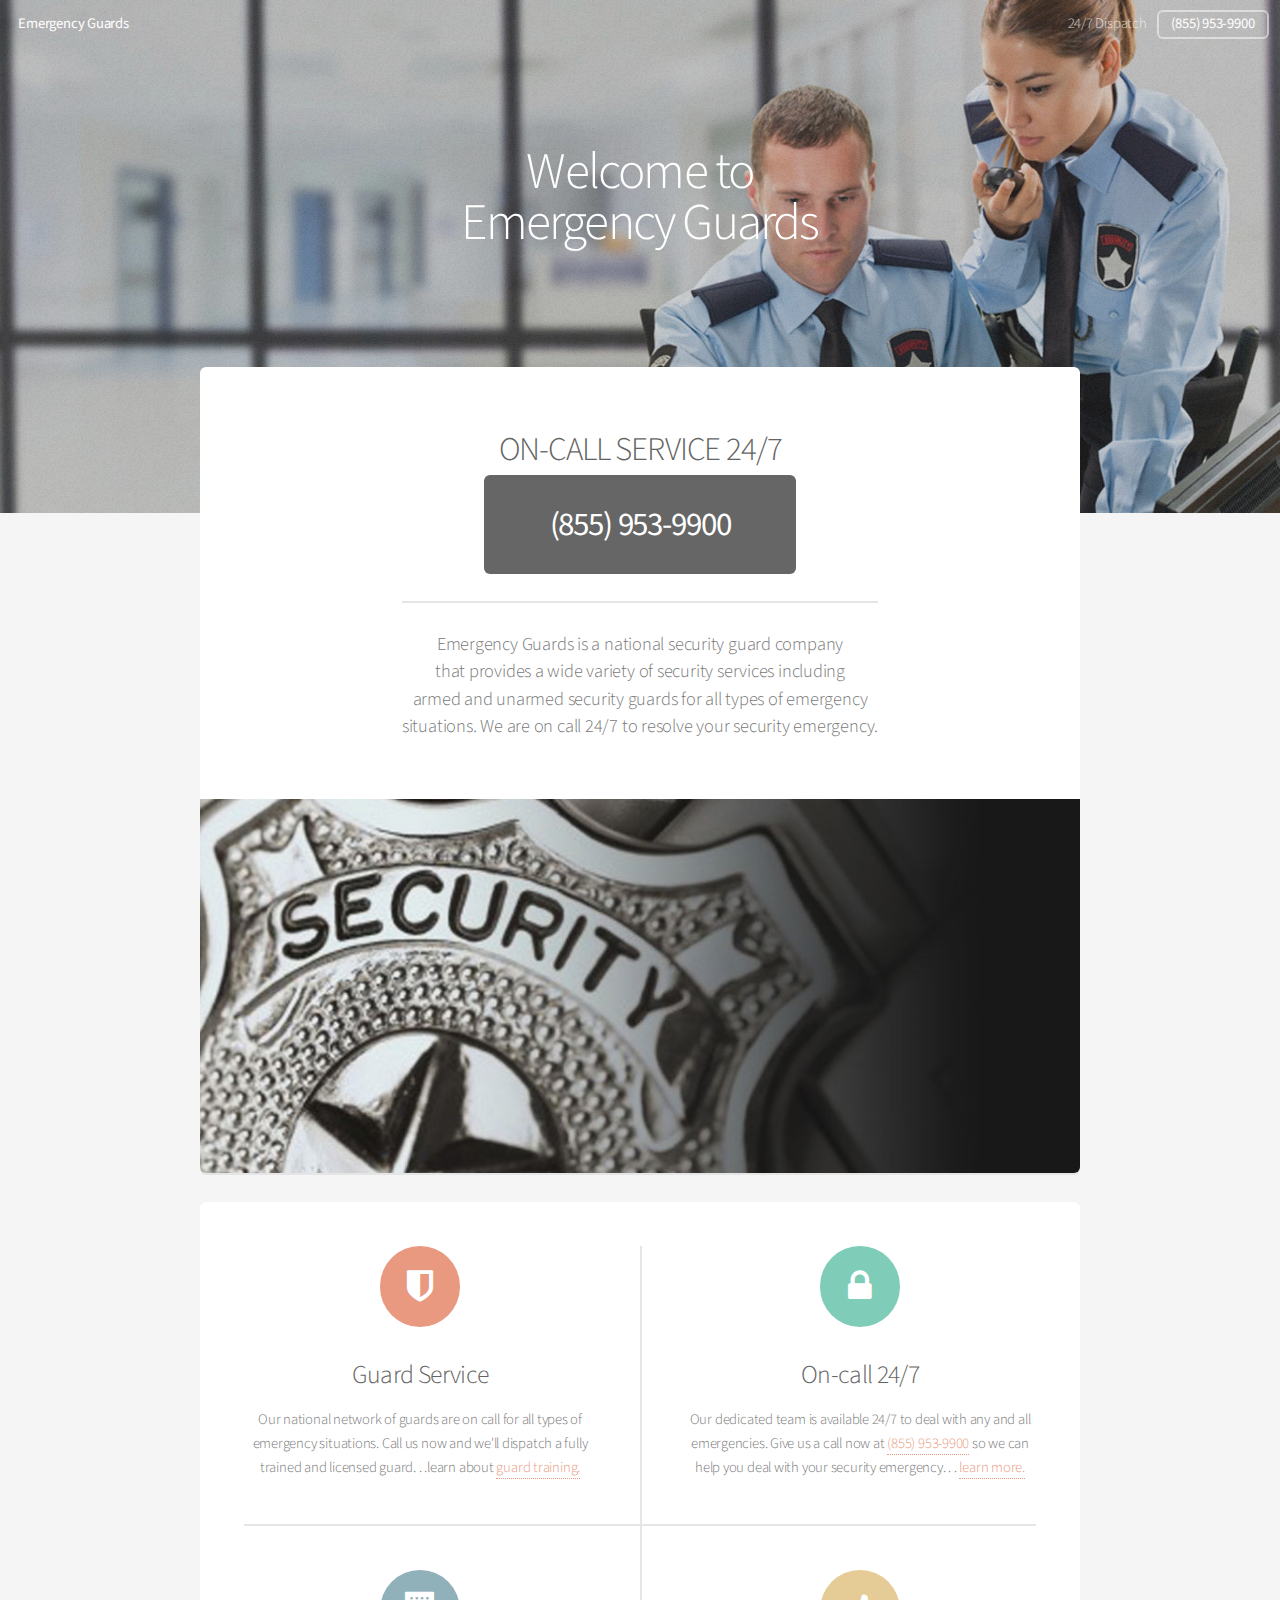
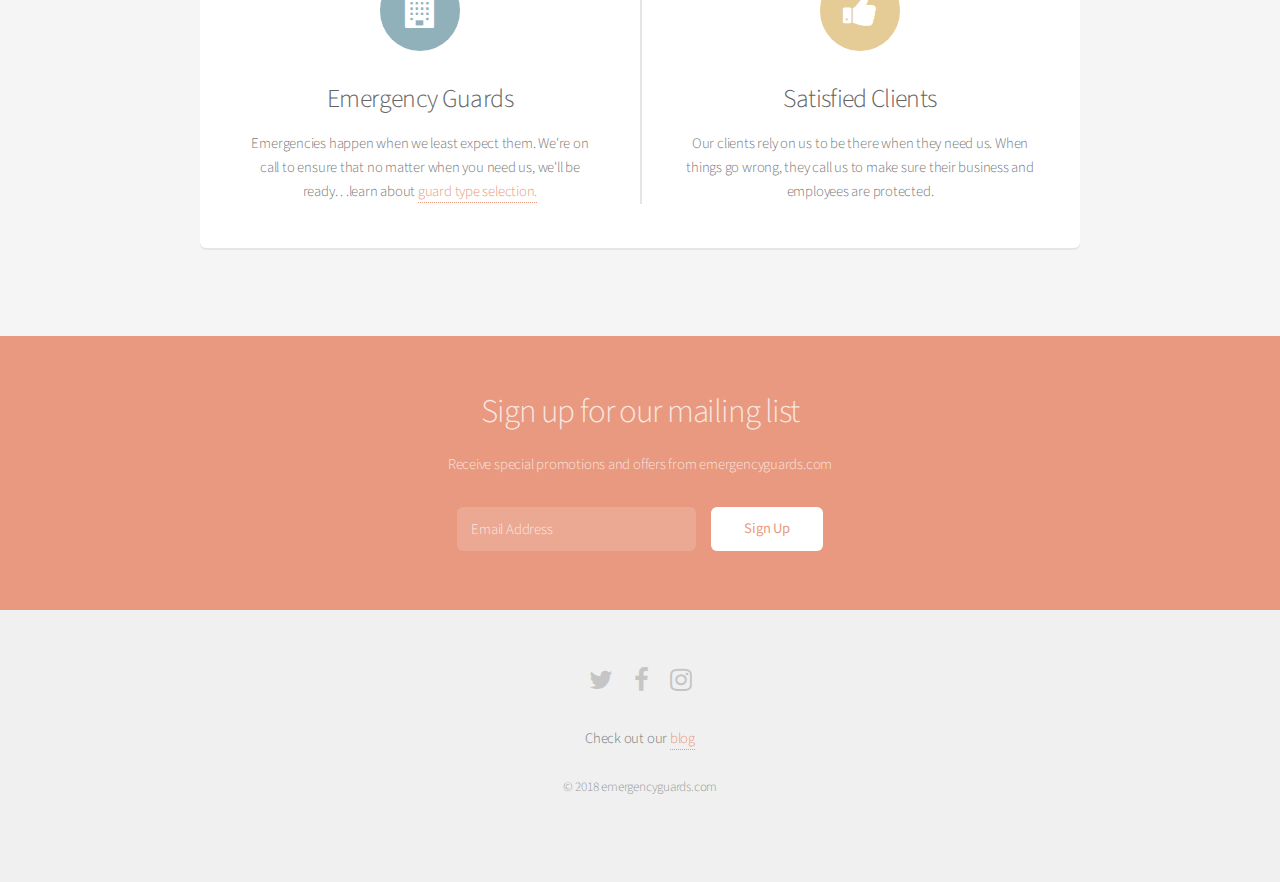
<file: index.html>
<!DOCTYPE HTML>
<html>
	<head>
		<title>Emergency Security Guards, Nationwide Coverage, on-call 24/7</title>
		<meta charset="utf-8" />
		<meta name="viewport" content="width=device-width, initial-scale=1" />
		<meta name="description" content="Emergency Guards is a security guard company that provides guard services for emergency situations.
		Contact us at (855) 953-9900 to schedule a guard today! We provide guards nationwide and work with all industries."/>
		<!--[if lte IE 8]><script src="assets/js/ie/html5shiv.js"></script><![endif]-->
		<link rel="stylesheet" href="assets/css/main.css" />
		<!--[if lte IE 8]><link rel="stylesheet" href="assets/css/ie8.css" /><![endif]-->
        <script src="https://ajax.googleapis.com/ajax/libs/jquery/3.2.1/jquery.min.js" async></script>
        <script type="text/javascript" src="main.js" async></script>
        <link rel="icon" href="./images/shield.png" />
        <script src='https://www.google.com/recaptcha/api.js'></script>
	</head>
	<body itemscope itemtype="http://schema.org/Organization" class="landing">
		<div id="page-wrapper">

			<!-- Header -->
				<header id="header" class="alt">
					<!--<img id="logo-image" src="./images/shield.png" height="25px" width="25px" />-->
					<h1 itemprop="legalname" font-weight="bold" margin-left="10px"><a href="./index.html">Emergency Guards</a></h1>
					<nav id="nav">
						<ul>
							<li>24/7 Dispatch</li>
							<li itemprop="telephone"><a  href="tel:1-855-953-9900" class="button">(855) 953-9900</a></li>
						</ul>
					</nav>
				</header>

			<!-- Banner -->
				<section id="banner">
					<h2 id="h2" >Welcome to
						<br />
						Emergency Guards</h2>
					<!-- <ul class="actions">
						<li><a href="#" class="button special">Sign Up</a></li>
						<li><a href="#" class="button">Learn More</a></li>
					</ul> -->
				</section>

			<!-- Main -->
				<section id="main" class="container">

					<section class="box special">
						<header class="major">
							<h2 id="h2" >ON-CALL SERVICE 24/7
							<br />
							  <a href="tel:1-855-953-9900" class="button">(855) 953-9900</a></h2>
							<p itemprop="description" >Emergency Guards is a national security guard company
							<br />
							 that provides a wide variety of security services including
							<br />
							 armed and unarmed security guards for all types of emergency
							<br />
							situations. We are on call 24/7 to resolve your security emergency. 
							</p>
						</header>
						<span class="image featured"><img src="images/badge.jpg" alt="" /></span>
					</section>

					<section class="box special features">
						<div class="features-row">
							<section>
								<span class="icon major fa-shield accent2"></span>
								<h3>Guard Service</h3>
								<p>Our national network of guards are on call for all types of emergency situations. 
								Call us now and we'll dispatch a fully trained and licensed guard. . .learn about <a href="./guardtraining.html"> guard training.</a>
								</p>
							</section>
							<section>
								<span class="icon major fa-lock accent3"></span>
								<h3>On-call 24/7</h3>
								<p>
								  Our dedicated team is available 24/7
								  to deal with any and all emergencies. Give us 
								  a call now at 
								  <a href="tel:1-855-953-9900">(855) 953-9900</a>
								  so we can help you deal with your security emergency. . . <a href="./oncall.html">learn more.</a> 
								</p>
							</section>
						</div>
						<div class="features-row">
							<section>
								<span class="icon major fa-building accent4"></span>
								<h3>Emergency Guards</h3>
								<p>
									Emergencies happen when we least expect them. We're on 
									call to ensure that no matter when you need us, we'll be ready. . .learn about <a href="./guardservice.html">guard type selection.</a>  
								</p>
							</section>
							<section>
								<span class="icon major fa-thumbs-up accent5"></span>
								<h3>Satisfied Clients</h3>
								<p>Our clients rely on us to be there when they need us. 
								When things go wrong, they call us to make sure their 
								business and employees are protected. 
								</p>
							</section>
						</div>
					</section>
				</section>

			<!-- CTA -->
				<section id="cta">

					<h2>Sign up for our mailing list</h2>
					<p>Receive special promotions and offers from emergencyguards.com</p>

					<form id="form" target="_blank" action="https://formspree.io/info@guardservicesusa.com" method="POST" onsubmit="">
						<div class="row uniform 50% center-form-inputs">
							<div class="8u 12u(mobilep)">
								<input type="email" name="email" id="email" placeholder="Email Address" />
							</div>
							<!--<div class="g-recaptcha" data-sitekey="6LcJ2F4UAAAAAHsHChVUqxT3lpAbwewzLRGNbs4A"></div>-->
							<div class="4u 12u(mobilep)">
								<input id="submit-button" type="submit" value="Sign Up" class="fit" />
							</div>
						</div>
					</form>

				</section>

			<!-- Footer -->
				<footer id="footer">
					<ul class="icons">
						<li><a href="#" class="icon fa-twitter"><span class="label">Twitter</span></a></li>
						<li><a href="https://www.facebook.com/GuardServiceUSA" target="_blank" class="icon fa-facebook"><span class="label">Facebook</span></a></li>
						<li><a href="#" class="icon fa-instagram"><span class="label">Instagram</span></a></li>
					</ul>
						<p>Check out our <a href="./blog.html">blog</a></p>
					<ul class="copyright">
						<li>&copy; 2018 emergencyguards.com</li>
						
					</ul>
				</footer>

		</div>

		<!-- Scripts -->
			<script src="assets/js/jquery.min.js"></script>
			<script src="assets/js/jquery.dropotron.min.js"></script>
			<script src="assets/js/jquery.scrollgress.min.js"></script>
			<script src="assets/js/skel.min.js"></script>
			<script src="assets/js/util.js"></script>
			<!--[if lte IE 8]><script src="assets/js/ie/respond.min.js"></script><![endif]-->
			<script src="assets/js/main.js"></script>

	</body>
</html>
</file>
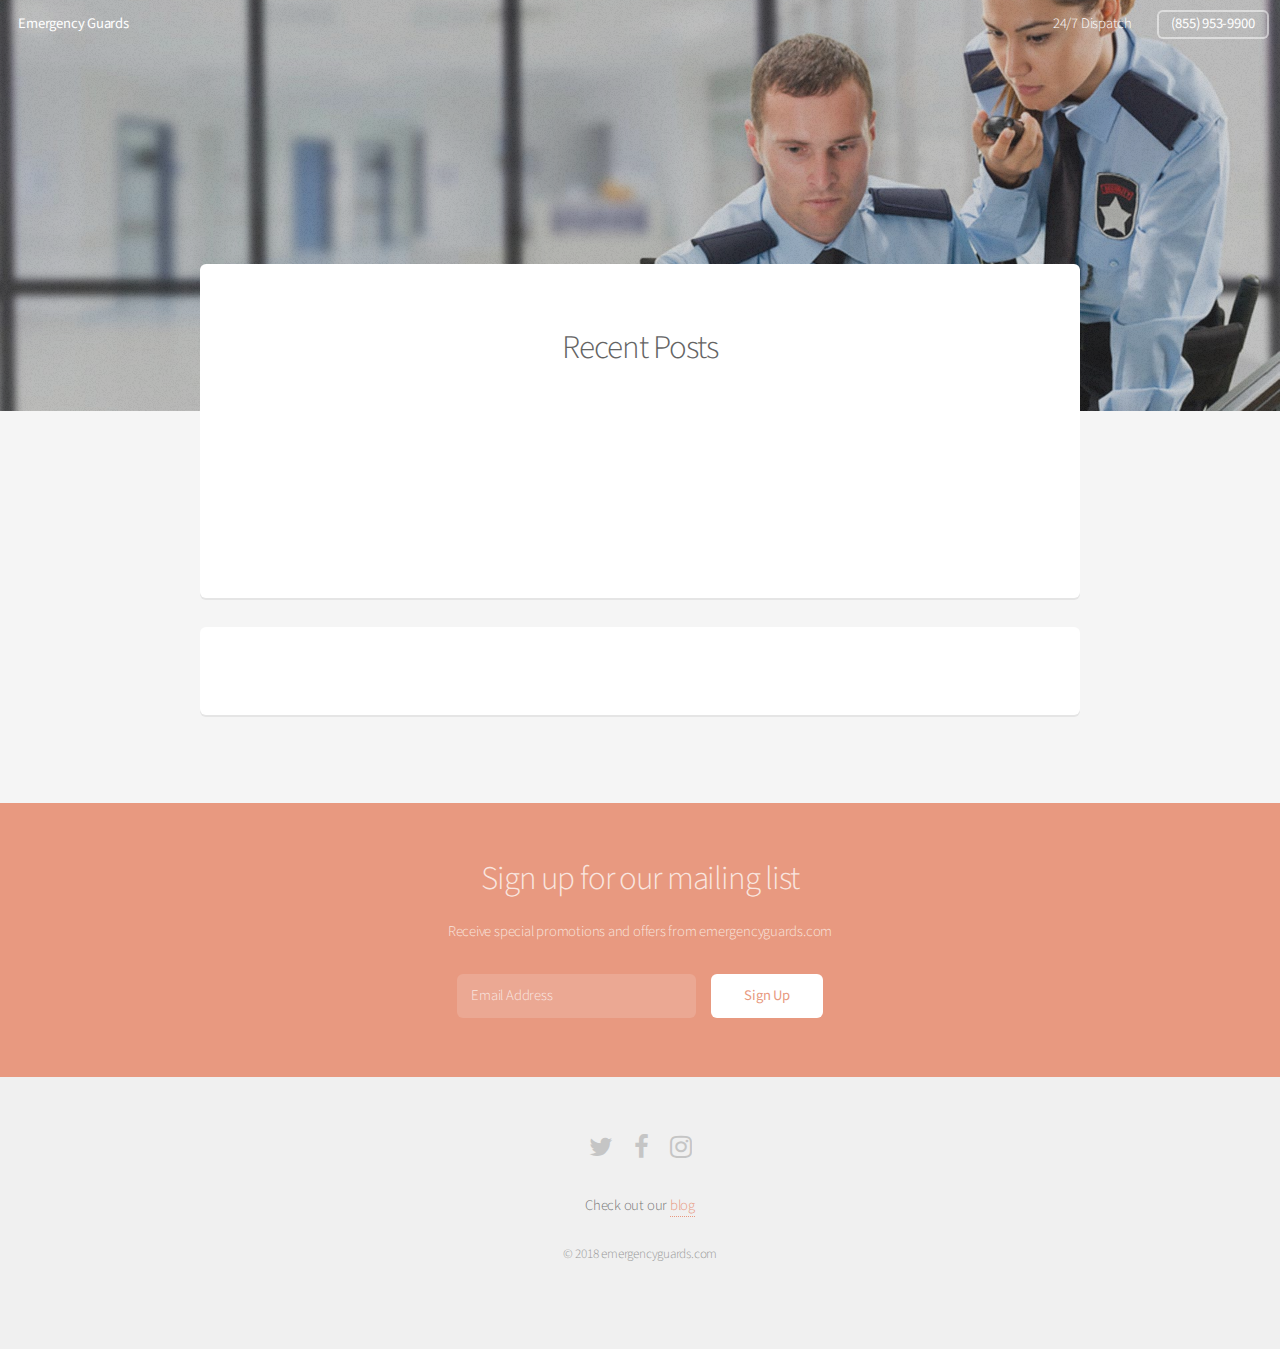
<file: blog.html>
<!DOCTYPE HTML>
<html>
	<head>
		<title>Emergency Security Guards, Nationwide Coverage, on-call 24/7</title>
		<meta charset="utf-8" />
		<meta name="viewport" content="width=device-width, initial-scale=1" />
		<meta name="description" content="Emergency Guards is a security guard company that provides guard services for emergency situations.
		Contact us at (855) 953-9900 to schedule a guard today. We provide guards nationwide and work with all industries."/>
		<!--[if lte IE 8]><script src="assets/js/ie/html5shiv.js"></script><![endif]-->
		<link rel="stylesheet" href="assets/css/main.css" />
		<!--[if lte IE 8]><link rel="stylesheet" href="assets/css/ie8.css" /><![endif]-->
        <script src="https://ajax.googleapis.com/ajax/libs/jquery/3.2.1/jquery.min.js" async></script>
        <script type="text/javascript" src="main.js" async></script>
        <link rel="icon" href="./images/shield.png" />
        <script src='https://www.google.com/recaptcha/api.js'></script>
	</head>
	<body itemscope itemtype="http://schema.org/Organization" class="landing">
		<div id="page-wrapper">

			<!-- Header -->
				<header id="header" class="alt">
					<!--<img id="logo-image" src="./images/shield.png" height="25px" width="25px" />-->
					<h1 itemprop="legalname" font-weight="bold" margin-left="10px"><a href="./index.html">Emergency Guards</a></h1>
					<nav id="nav">
						<ul>
							<li><a href="index.html">24/7 Dispatch</a></li>
							<li itemprop="telephone"><a  href="tel:1-855-953-9900" class="button">(855) 953-9900</a></li>
						</ul>
					</nav>
				</header>

			<!-- Banner -->
				<section id="banner">
			
				</section>

			<!-- Main -->
				<section id="main" class="container">

					<section class="box special">
						<header class="major">
                          <h2 id="h2" >Recent Posts</h2>
							<p itemprop="description">
								  
								
									<br/>
									<br/>
						
									<br/>
	                            	<br/>
				
							</p>
						</header>
					</section>

					<section class="box special features">
					</section>
				</section>

			<!-- CTA -->
				<section id="cta">

					<h2>Sign up for our mailing list</h2>
					<p>Receive special promotions and offers from emergencyguards.com</p>

					<form id="form" target="_blank" action="https://formspree.io/info@guardservicesusa.com" method="POST" onsubmit="">
						<div class="row uniform 50% center-form-inputs">
							<div class="8u 12u(mobilep)">
								<input type="email" name="email" id="email" placeholder="Email Address" />
							</div>
							<!--<div class="g-recaptcha" data-sitekey="6LcJ2F4UAAAAAHsHChVUqxT3lpAbwewzLRGNbs4A"></div>-->
							<div class="4u 12u(mobilep)">
								<input id="submit-button" type="submit" value="Sign Up" class="fit" />
							</div>
						</div>
					</form>

				</section>

			<!-- Footer -->
				<footer id="footer">
					<ul class="icons">
						<li><a href="#" class="icon fa-twitter"><span class="label">Twitter</span></a></li>
						<li><a href="#" class="icon fa-facebook"><span class="label">Facebook</span></a></li>
						<li><a href="#" class="icon fa-instagram"><span class="label">Instagram</span></a></li>
					</ul>
						<p>Check out our <a href="blog.html">blog</a></p>
					<ul class="copyright">
						<li>&copy; 2018 emergencyguards.com</li>
					</ul>
				</footer>

		</div>

		<!-- Scripts -->
			<script src="assets/js/jquery.min.js"></script>
			<script src="assets/js/jquery.dropotron.min.js"></script>
			<script src="assets/js/jquery.scrollgress.min.js"></script>
			<script src="assets/js/skel.min.js"></script>
			<script src="assets/js/util.js"></script>
			<!--[if lte IE 8]><script src="assets/js/ie/respond.min.js"></script><![endif]-->
			<script src="assets/js/main.js"></script>

	</body>
</html>
</file>
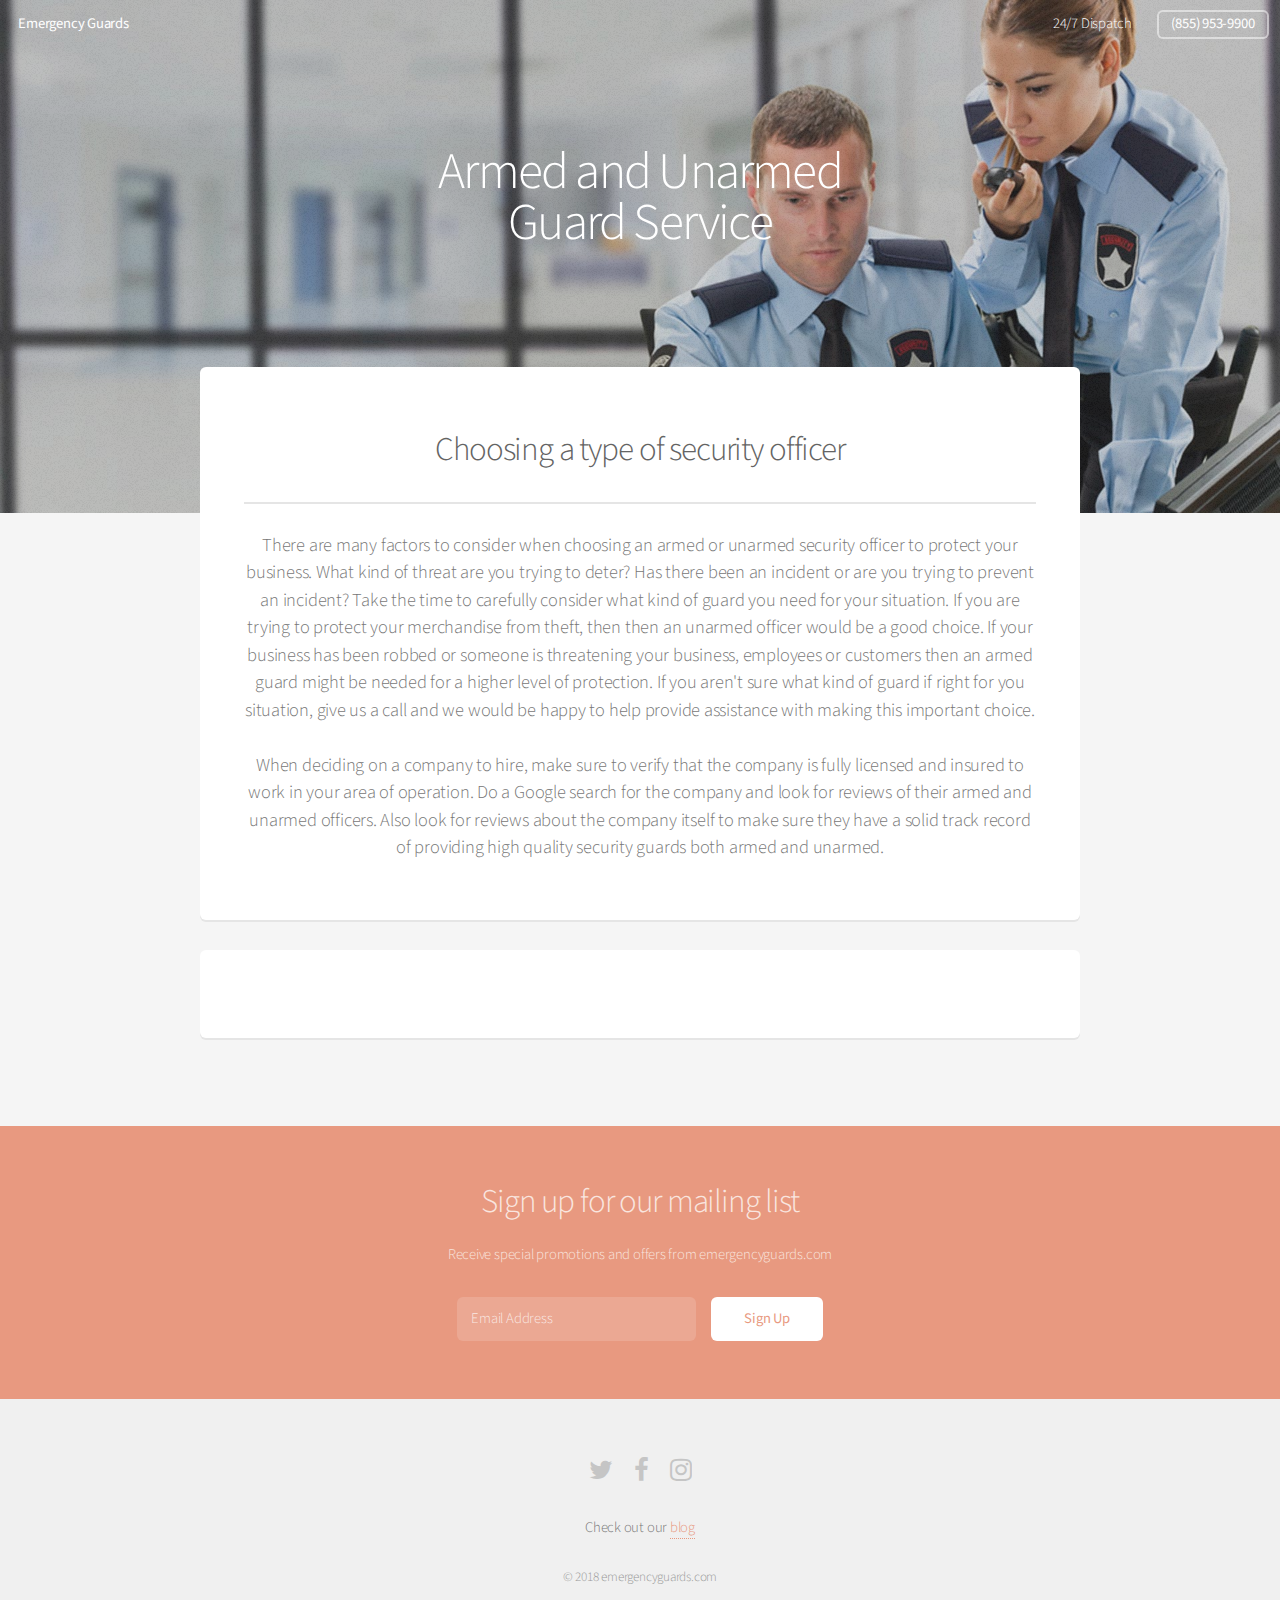
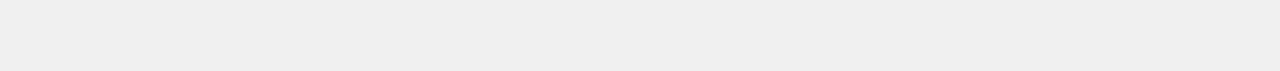
<file: guardservice.html>
<!DOCTYPE HTML>
<html>
	<head>
		<title>Emergency Security Guards, Nationwide Coverage, on-call 24/7</title>
		<meta charset="utf-8" />
		<meta name="viewport" content="width=device-width, initial-scale=1" />
		<meta name="description" content="Emergency Guards is a security guard company that provides guard services for emergency situations.
		Contact us at (855) 953-9900 to schedule a guard today. We provide guards nationwide and work with all industries."/>
		<!--[if lte IE 8]><script src="assets/js/ie/html5shiv.js"></script><![endif]-->
		<link rel="stylesheet" href="assets/css/main.css" />
		<!--[if lte IE 8]><link rel="stylesheet" href="assets/css/ie8.css" /><![endif]-->
        <script src="https://ajax.googleapis.com/ajax/libs/jquery/3.2.1/jquery.min.js" async></script>
        <script type="text/javascript" src="main.js" async></script>
        <link rel="icon" href="./images/shield.png" />
        <script src='https://www.google.com/recaptcha/api.js'></script>
	</head>
	<body itemscope itemtype="http://schema.org/Organization" class="landing">
		<div id="page-wrapper">

			<!-- Header -->
				<header id="header" class="alt">
					<!--<img id="logo-image" src="./images/shield.png" height="25px" width="25px" />-->
					<h1 itemprop="legalname" font-weight="bold" margin-left="10px"><a href="./index.html">Emergency Guards</a></h1>
					<nav id="nav">
						<ul>
							<li><a href="index.html">24/7 Dispatch</a></li>
							<li itemprop="telephone"><a  href="tel:1-855-953-9900" class="button">(855) 953-9900</a></li>
						</ul>
					</nav>
				</header>

			<!-- Banner -->
				<section id="banner">
					<h2 id="h2" >Armed and Unarmed
            <br/>
             Guard Service</h2>
				</section>

			<!-- Main -->
				<section id="main" class="container">

					<section class="box special">
						<header class="major" style="max-width: 800px; margin: 0 auto">
              <h2 id="h2" >Choosing a type of security officer</h2>
							<p itemprop="description" >There are many factors to consider when
							 choosing an armed or unarmed security officer to protect your
							 business. What kind of threat are you trying to deter? Has there
							been an incident or are you trying to prevent an incident?
              Take the time to carefully consider what kind of guard you need for your
							 situation. If you are trying to protect your merchandise from theft, then
							 then an unarmed officer would be a good choice. If your business has been robbed
							or someone is threatening your business, employees or customers then an armed guard
              might be needed for a higher level of protection. If you aren't sure what kind of guard
              if right for you situation, give us a call and we would be happy to help provide
              assistance with making this important choice.
              <br/>
              <br/>
              When deciding on a company to hire, make sure to verify that the company is fully licensed
              and insured to work in your area of operation. Do a Google search for the company
              and look for reviews of their armed and unarmed officers. Also look for reviews about
              the company itself to make sure they have a solid track record of providing
              high quality security guards both armed and unarmed. 
							</p>
						</header>
					</section>

					<section class="box special features">
					</section>
				</section>

			<!-- CTA -->
				<section id="cta">

					<h2>Sign up for our mailing list</h2>
					<p>Receive special promotions and offers from emergencyguards.com</p>

					<form id="form" target="_blank" action="https://formspree.io/info@guardservicesusa.com" method="POST" onsubmit="">
						<div class="row uniform 50% center-form-inputs">
							<div class="8u 12u(mobilep)">
								<input type="email" name="email" id="email" placeholder="Email Address" />
							</div>
							<!--<div class="g-recaptcha" data-sitekey="6LcJ2F4UAAAAAHsHChVUqxT3lpAbwewzLRGNbs4A"></div>-->
							<div class="4u 12u(mobilep)">
								<input id="submit-button" type="submit" value="Sign Up" class="fit" />
							</div>
						</div>
					</form>

				</section>

			<!-- Footer -->
				<footer id="footer">
					<ul class="icons">
						<li><a href="#" class="icon fa-twitter"><span class="label">Twitter</span></a></li>
						<li><a href="https://www.facebook.com/GuardServiceUSA" target="_blank" class="icon fa-facebook"><span class="label">Facebook</span></a></li>
						<li><a href="#" class="icon fa-instagram"><span class="label">Instagram</span></a></li>
					</ul>
						<p>Check out our <a href="https://www.emergencyguards.com/blog">blog</a></p>
					<ul class="copyright">
						<li>&copy; 2018 emergencyguards.com</li>
					</ul>
				</footer>

		</div>

		<!-- Scripts -->
			<script src="assets/js/jquery.min.js"></script>
			<script src="assets/js/jquery.dropotron.min.js"></script>
			<script src="assets/js/jquery.scrollgress.min.js"></script>
			<script src="assets/js/skel.min.js"></script>
			<script src="assets/js/util.js"></script>
			<!--[if lte IE 8]><script src="assets/js/ie/respond.min.js"></script><![endif]-->
			<script src="assets/js/main.js"></script>

	</body>
</html>
</file>
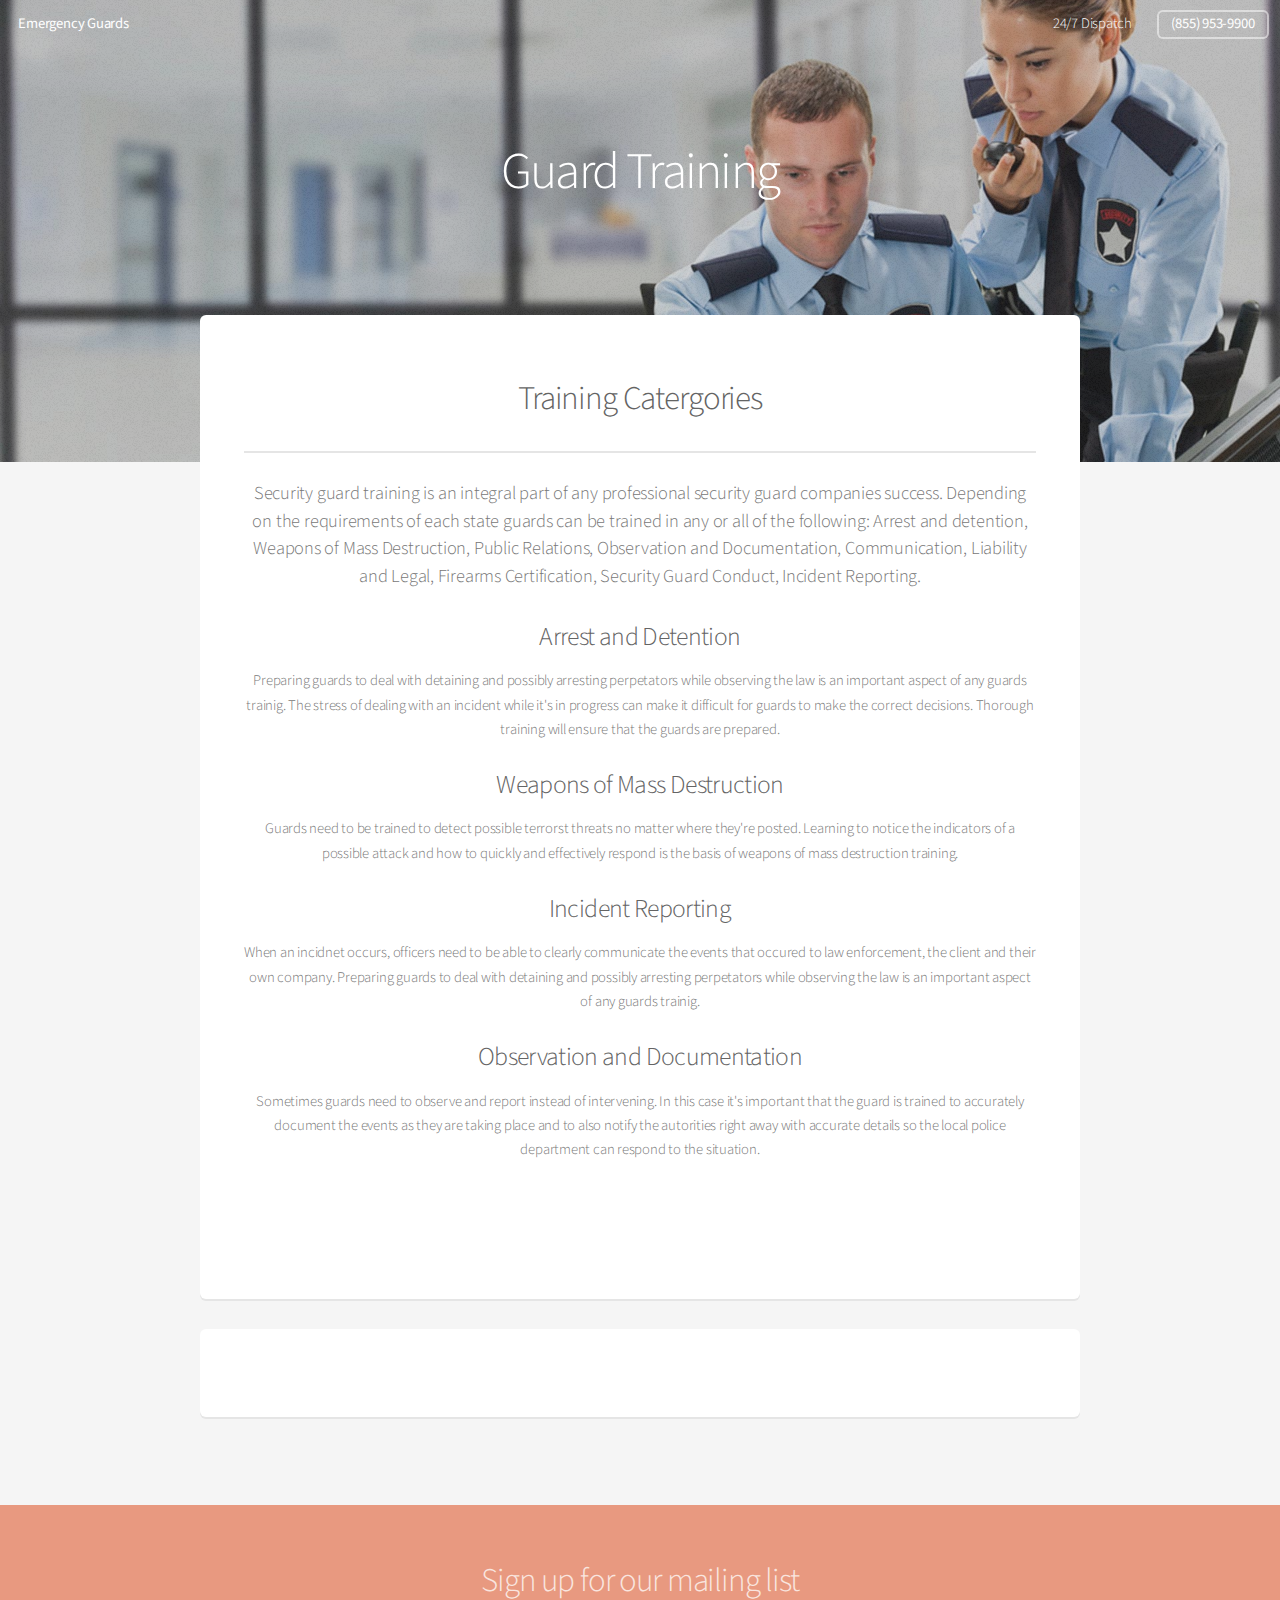
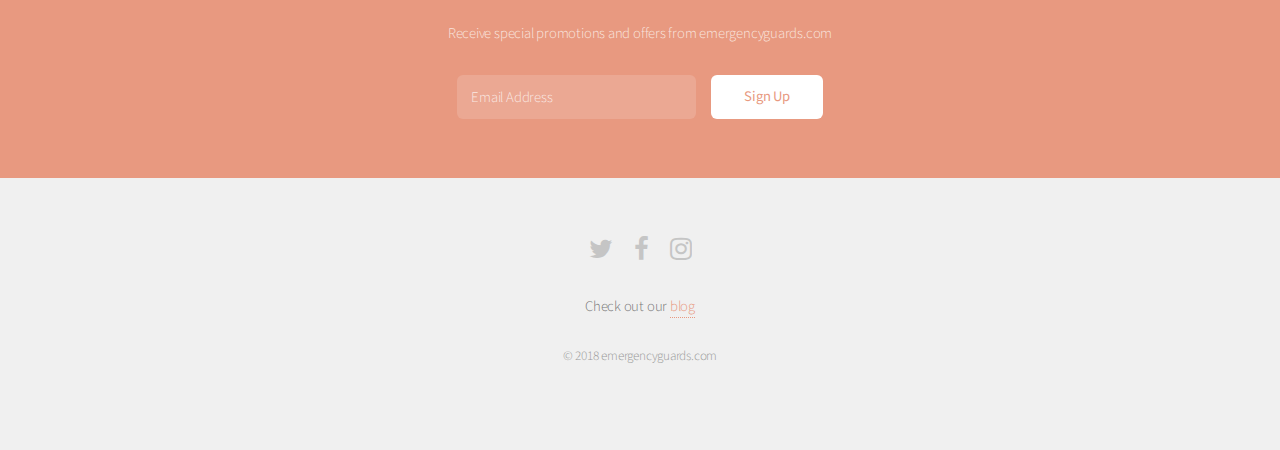
<file: guardtraining.html>
<!DOCTYPE HTML>
<html>
	<head>
		<title>Emergency Security Guards, Nationwide Coverage, on-call 24/7</title>
		<meta charset="utf-8" />
		<meta name="viewport" content="width=device-width, initial-scale=1" />
		<meta name="description" content="Emergency Guards is a security guard company that provides guard services for emergency situations.
		Contact us at (855) 953-9900 to schedule a guard today. We provide guards nationwide and work with all industries."/>
		<!--[if lte IE 8]><script src="assets/js/ie/html5shiv.js"></script><![endif]-->
		<link rel="stylesheet" href="assets/css/main.css" />
		<!--[if lte IE 8]><link rel="stylesheet" href="assets/css/ie8.css" /><![endif]-->
        <script src="https://ajax.googleapis.com/ajax/libs/jquery/3.2.1/jquery.min.js" async></script>
        <script type="text/javascript" src="main.js" async></script>
        <link rel="icon" href="./images/shield.png" />
        <script src='https://www.google.com/recaptcha/api.js'></script>
	</head>
	<body itemscope itemtype="http://schema.org/Organization" class="landing">
		<div id="page-wrapper">

			<!-- Header -->
				<header id="header" class="alt">
					<!--<img id="logo-image" src="./images/shield.png" height="25px" width="25px" />-->
					<h1 itemprop="legalname" font-weight="bold" margin-left="10px"><a href="./index.html">Emergency Guards</a></h1>
					<nav id="nav">
						<ul>
							<li><a href="index.html">24/7 Dispatch</a></li>
							<li itemprop="telephone"><a  href="tel:1-855-953-9900" class="button">(855) 953-9900</a></li>
						</ul>
					</nav>
				</header>

			<!-- Banner -->
				<section id="banner">
					<h2 id="h2">Guard Training</h2>
				</section>

			<!-- Main -->
				<section id="main" class="container">

					<section class="box special">
						<header class="major" style="max-width: 800px; margin: 0 auto">
                          <h2 id="h2" >Training Catergories</h2>
							<p itemprop="description" >Security guard training is an integral part of 
								any professional security guard companies success. Depending on the requirements
								of each state guards can be trained in any or all of the following: Arrest and detention, 
								Weapons of Mass Destruction, Public Relations, Observation and Documentation, Communication,
								Liability and Legal, Firearms Certification, Security Guard Conduct, Incident Reporting.
								<br/>
								<br/>
								<h3>Arrest and Detention</h3>
								  Preparing guards to deal with detaining and possibly arresting perpetators while observing
								  the law is an important aspect of any guards trainig. The stress of dealing with an incident
								  while it's in progress can make it difficult for guards to make the correct decisions. Thorough
								  training will ensure that the guards are prepared. 
								    <br/>
								    <br/>
								 <h3>Weapons of Mass Destruction</h3>
									  Guards need to be trained to detect possible terrorst threats no matter where they're posted. 
									  Learning to notice the indicators of a possible attack and how to quickly and effectively 
									  respond is the basis of weapons of mass destruction training. 
									  <br/>
									  <br/>
									<h3>Incident Reporting</h3>
										When an incidnet occurs, officers need to be able to clearly communicate
										the events that occured to law enforcement, the client and their own company.
										Preparing guards to deal with detaining and possibly arresting perpetators while observing
								    the law is an important aspect of any guards trainig. 
									  <br/>
									  <br/>
									<h3>Observation and Documentation</h3>
							      Sometimes guards need to observe and report instead of intervening. In this case it's 
							      important that the guard is trained to accurately document the events as they are 
							      taking place and to also notify the autorities right away with accurate details so the 
							      local police department can respond to the situation. 
									  <br/>
	                  <br/>
							</p>
						</header>
					</section>

					<section class="box special features">
					</section>
				</section>

			<!-- CTA -->
				<section id="cta">

					<h2>Sign up for our mailing list</h2>
					<p>Receive special promotions and offers from emergencyguards.com</p>

					<form id="form" target="_blank" action="https://formspree.io/info@guardservicesusa.com" method="POST" onsubmit="">
						<div class="row uniform 50% center-form-inputs">
							<div class="8u 12u(mobilep)">
								<input type="email" name="email" id="email" placeholder="Email Address" />
							</div>
							<!--<div class="g-recaptcha" data-sitekey="6LcJ2F4UAAAAAHsHChVUqxT3lpAbwewzLRGNbs4A"></div>-->
							<div class="4u 12u(mobilep)">
								<input id="submit-button" type="submit" value="Sign Up" class="fit" />
							</div>
						</div>
					</form>

				</section>

			<!-- Footer -->
				<footer id="footer">
					<ul class="icons">
						<li><a href="#" class="icon fa-twitter"><span class="label">Twitter</span></a></li>
						<li><a href="https://www.facebook.com/GuardServiceUSA" target="_blank" class="icon fa-facebook"><span class="label">Facebook</span></a></li>
						<li><a href="#" class="icon fa-instagram"><span class="label">Instagram</span></a></li>
					</ul>
						<p>Check out our <a href="https://www.emergencyguards.com/blog">blog</a></p>
					<ul class="copyright">
						<li>&copy; 2018 emergencyguards.com</li>
					</ul>
				</footer>

		</div>

		<!-- Scripts -->
			<script src="assets/js/jquery.min.js"></script>
			<script src="assets/js/jquery.dropotron.min.js"></script>
			<script src="assets/js/jquery.scrollgress.min.js"></script>
			<script src="assets/js/skel.min.js"></script>
			<script src="assets/js/util.js"></script>
			<!--[if lte IE 8]><script src="assets/js/ie/respond.min.js"></script><![endif]-->
			<script src="assets/js/main.js"></script>

	</body>
</html>
</file>
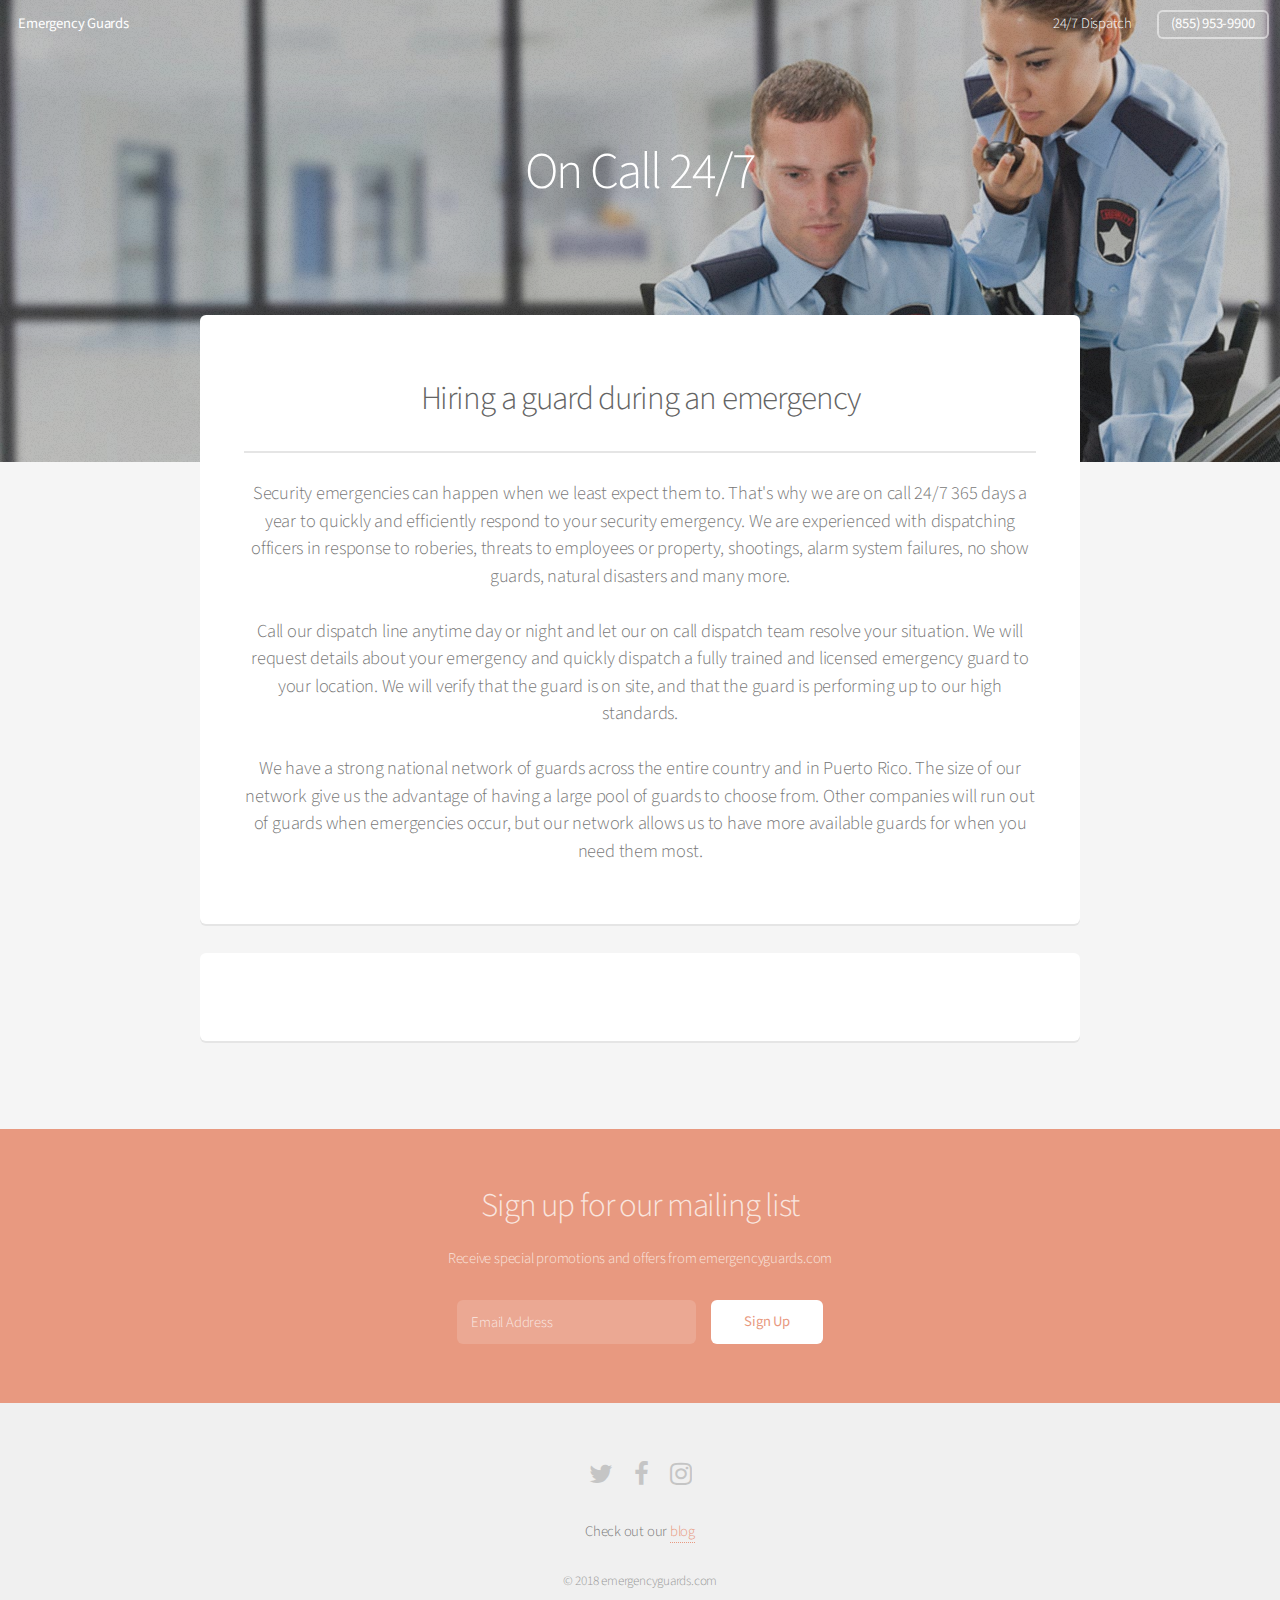
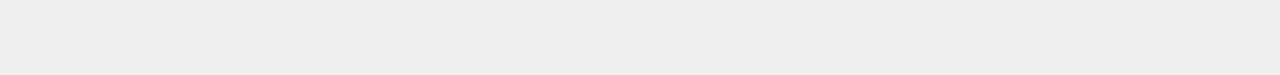
<file: oncall.html>
<!DOCTYPE HTML>
<html>
	<head>
		<title>Emergency Security Guards, Nationwide Coverage, on-call 24/7</title>
		<meta charset="utf-8" />
		<meta name="viewport" content="width=device-width, initial-scale=1" />
		<meta name="description" content="Emergency Guards is a security guard company that provides guard services for emergency situations.
		Contact us at (855) 953-9900 to schedule a guard today. We provide guards nationwide and work with all industries."/>
		<!--[if lte IE 8]><script src="assets/js/ie/html5shiv.js"></script><![endif]-->
		<link rel="stylesheet" href="assets/css/main.css" />
		<!--[if lte IE 8]><link rel="stylesheet" href="assets/css/ie8.css" /><![endif]-->
        <script src="https://ajax.googleapis.com/ajax/libs/jquery/3.2.1/jquery.min.js" async></script>
        <script type="text/javascript" src="main.js" async></script>
        <link rel="icon" href="./images/shield.png" />
        <script src='https://www.google.com/recaptcha/api.js'></script>
	</head>
	<body itemscope itemtype="http://schema.org/Organization" class="landing">
		<div id="page-wrapper">

			<!-- Header -->
				<header id="header" class="alt">
					<!--<img id="logo-image" src="./images/shield.png" height="25px" width="25px" />-->
					<h1 itemprop="legalname" font-weight="bold" margin-left="10px"><a href="./index.html">Emergency Guards</a></h1>
					<nav id="nav">
						<ul>
							<li><a href="index.html">24/7 Dispatch</a></li>
							<li itemprop="telephone"><a  href="tel:1-855-953-9900" class="button">(855) 953-9900</a></li>
						</ul>
					</nav>
				</header>

			<!-- Banner -->
				<section id="banner">
					<h2 id="h2">On Call 24/7</h2>
				</section>

			<!-- Main -->
				<section id="main" class="container">

					<section class="box special">
						<header class="major" style="max-width: 800px; margin: 0 auto">
                          <h2 id="h2">Hiring a guard during an emergency</h2>
							<p itemprop="description" >Security emergencies can happen when
								we least expect them to. That's why we are on call 24/7 365 days a
								year to quickly and efficiently respond to your security emergency. We are 
								experienced with dispatching officers in response to roberies, threats to employees
								or property, shootings, alarm system failures, no show guards, natural disasters and 
								many more. 
									<br/>
									<br/>
								Call our dispatch line anytime day or night and let our on call dispatch
								team resolve your situation. We will request details about your emergency 
								and quickly dispatch a fully trained and licensed emergency guard to your 
								location. We will verify that the guard is on site, and that the guard 
								is performing up to our high standards.
									<br/>
	                            	<br/>
								We have a strong national network of guards across the entire country and in 
								Puerto Rico. The size of our network give us the advantage of having a large
								pool of guards to choose from. Other companies will run out of guards when 
								emergencies occur, but our network allows us to have more available guards for 
								when you need them most. 
							</p>
						</header>
					</section>

					<section class="box special features">
					</section>
				</section>

			<!-- CTA -->
				<section id="cta">

					<h2>Sign up for our mailing list</h2>
					<p>Receive special promotions and offers from emergencyguards.com</p>

					<form id="form" target="_blank" action="https://formspree.io/info@guardservicesusa.com" method="POST" onsubmit="">
						<div class="row uniform 50% center-form-inputs">
							<div class="8u 12u(mobilep)">
								<input type="email" name="email" id="email" placeholder="Email Address" />
							</div>
							<!--<div class="g-recaptcha" data-sitekey="6LcJ2F4UAAAAAHsHChVUqxT3lpAbwewzLRGNbs4A"></div>-->
							<div class="4u 12u(mobilep)">
								<input id="submit-button" type="submit" value="Sign Up" class="fit" />
							</div>
						</div>
					</form>

				</section>

			<!-- Footer -->
				<footer id="footer">
					<ul class="icons">
						<li><a href="#" class="icon fa-twitter"><span class="label">Twitter</span></a></li>
						<li><a href="https://www.facebook.com/GuardServiceUSA" target="_blank" class="icon fa-facebook"><span class="label">Facebook</span></a></li>
						<li><a href="#" class="icon fa-instagram"><span class="label">Instagram</span></a></li>
					</ul>
						<p>Check out our <a href="https://www.emergencyguards.com/blog">blog</a></p>
					<ul class="copyright">
						<li>&copy; 2018 emergencyguards.com</li>
					</ul>
				</footer>

		</div>

		<!-- Scripts -->
			<script src="assets/js/jquery.min.js"></script>
			<script src="assets/js/jquery.dropotron.min.js"></script>
			<script src="assets/js/jquery.scrollgress.min.js"></script>
			<script src="assets/js/skel.min.js"></script>
			<script src="assets/js/util.js"></script>
			<!--[if lte IE 8]><script src="assets/js/ie/respond.min.js"></script><![endif]-->
			<script src="assets/js/main.js"></script>

	</body>
</html>
</file>
<file: assets/css/ie8.css>
/*
	Alpha by HTML5 UP
	html5up.net | @ajlkn
	Free for personal and commercial use under the CCA 3.0 license (html5up.net/license)
*/

/* Basic */

	pre, code {
		position: relative;
		-ms-behavior: url("assets/js/ie/PIE.htc");
	}

/* Form */

	input[type="text"],
	input[type="password"],
	input[type="email"],
	select,
	textarea {
		position: relative;
		-ms-behavior: url("assets/js/ie/PIE.htc");
		line-height: 3em;
	}

	input[type="checkbox"],
	input[type="radio"] {
		opacity: 1;
		z-index: auto;
	}

		input[type="checkbox"] + label:before,
		input[type="radio"] + label:before {
			display: none;
		}

/* Button */

	input[type="submit"],
	input[type="reset"],
	input[type="button"],
	.button {
		position: relative;
		-ms-behavior: url("assets/js/ie/PIE.htc");
	}

		input[type="submit"].alt,
		input[type="reset"].alt,
		input[type="button"].alt,
		.button.alt {
			border: solid 2px #e5e5e5;
		}

/* Box */

	.box {
		position: relative;
		-ms-behavior: url("assets/js/ie/PIE.htc");
	}

		.box .image.featured {
			margin: 2em 0;
			width: 100%;
		}

/* Icon */

	.icon.major {
		position: relative;
		-ms-behavior: url("assets/js/ie/PIE.htc");
	}

/* Image */

	.image {
		position: relative;
		-ms-behavior: url("assets/js/ie/PIE.htc");
	}

		.image img {
			position: relative;
			-ms-behavior: url("assets/js/ie/PIE.htc");
		}

/* Header */

	#header nav > ul > li a {
		color: #fff;
		display: inline-block;
		text-decoration: none;
		border: 0;
	}

		#header nav > ul > li a.icon:before {
			color: #fff;
			margin-right: 0.5em;
		}

	#header.alt {
		color: #fff;
	}

		#header.alt nav > ul > li a:not(.button).icon:before {
			color: rgba(255, 255, 255, 0.75);
		}

		#header.alt nav > ul > li.active a:not(.button) {
			background-color: rgba(255, 255, 255, 0.2);
		}

	.dropotron {
		border: solid 1px #e5e5e5;
	}

		.dropotron.level-0 {
			margin-top: 0;
		}

			.dropotron.level-0:before {
				display: none;
			}

/* Banner */

	#banner {
		background-attachment: scroll;
		background-image: url("../../images/banner.jpg");
		background-position: auto;
		background-repeat: no-repeat;
		background-size: cover;
		-ms-behavior: url("assets/js/ie/backgroundsize.min.htc");
	}

		#banner input[type="submit"],
		#banner input[type="reset"],
		#banner input[type="button"],
		#banner .button {
			border: solid 2px #fff;
		}

/* Main */

	#main {
		position: relative;
		z-index: 1;
	}

/* CTA */

	#cta input[type="text"],
	#cta input[type="password"],
	#cta input[type="email"],
	#cta select,
	#cta textarea {
		background: #e89980;
		border: solid 2px #fff;
	}

	#cta .formerize-placeholder {
		color: #fff !important;
	}
</file>
<file: assets/css/main.css>
@import url("font-awesome.min.css");
@import url("https://fonts.googleapis.com/css?family=Source+Sans+Pro:300,400,300italic,400italic");

/*
	Alpha by HTML5 UP
	html5up.net | @ajlkn
	Free for personal and commercial use under the CCA 3.0 license (html5up.net/license)
*/

/* Reset */

	html, body, div, span, applet, object, iframe, h1, h2, h3, h4, h5, h6, p, blockquote, pre, a, abbr, acronym, address, big, cite, code, del, dfn, em, img, ins, kbd, q, s, samp, small, strike, strong, sub, sup, tt, var, b, u, i, center, dl, dt, dd, ol, ul, li, fieldset, form, label, legend, table, caption, tbody, tfoot, thead, tr, th, td, article, aside, canvas, details, embed, figure, figcaption, footer, header, hgroup, menu, nav, output, ruby, section, summary, time, mark, audio, video {
		margin: 0;
		padding: 0;
		border: 0;
		font-size: 100%;
		font: inherit;
		vertical-align: baseline;
	}

	article, aside, details, figcaption, figure, footer, header, hgroup, menu, nav, section {
		display: block;
	}

	body {
		line-height: 1;
	}

	ol, ul {
		list-style: none;
	}

	blockquote, q {
		quotes: none;
	}

	blockquote:before, blockquote:after, q:before, q:after {
		content: '';
		content: none;
	}

	table {
		border-collapse: collapse;
		border-spacing: 0;
	}

	body {
		-webkit-text-size-adjust: none;
	}

/* Box Model */

	*, *:before, *:after {
		-moz-box-sizing: border-box;
		-webkit-box-sizing: border-box;
		box-sizing: border-box;
	}

/* Containers */

	.container {
		margin-left: auto;
		margin-right: auto;
	}

	.container.\31 25\25 {
		width: 100%;
		max-width: 75em;
		min-width: 60em;
	}

	.container.\37 5\25 {
		width: 45em;
	}

	.container.\35 0\25 {
		width: 30em;
	}

	.container.\32 5\25 {
		width: 15em;
	}

	.container {
		width: 60em;
	}

	@media screen and (max-width: 1680px) {

		.container.\31 25\25 {
			width: 100%;
			max-width: 75em;
			min-width: 60em;
		}

		.container.\37 5\25 {
			width: 45em;
		}

		.container.\35 0\25 {
			width: 30em;
		}

		.container.\32 5\25 {
			width: 15em;
		}

		.container {
			width: 60em;
		}

	}

	@media screen and (max-width: 1280px) {

		.container.\31 25\25 {
			width: 100%;
			max-width: 75em;
			min-width: 60em;
		}

		.container.\37 5\25 {
			width: 45em;
		}

		.container.\35 0\25 {
			width: 30em;
		}

		.container.\32 5\25 {
			width: 15em;
		}

		.container {
			width: 60em;
		}

	}

	@media screen and (max-width: 980px) {

		.container.\31 25\25 {
			width: 100%;
			max-width: 112.5%;
			min-width: 90%;
		}

		.container.\37 5\25 {
			width: 67.5%;
		}

		.container.\35 0\25 {
			width: 45%;
		}

		.container.\32 5\25 {
			width: 22.5%;
		}

		.container {
			width: 90%;
		}

	}

	@media screen and (max-width: 840px) {

		.container.\31 25\25 {
			width: 100%;
			max-width: 112.5%;
			min-width: 90%;
		}

		.container.\37 5\25 {
			width: 67.5%;
		}

		.container.\35 0\25 {
			width: 45%;
		}

		.container.\32 5\25 {
			width: 22.5%;
		}

		.container {
			width: 90% !important;
		}

	}

	@media screen and (max-width: 736px) {

		.container.\31 25\25 {
			width: 100%;
			max-width: 125%;
			min-width: 100%;
		}

		.container.\37 5\25 {
			width: 75%;
		}

		.container.\35 0\25 {
			width: 50%;
		}

		.container.\32 5\25 {
			width: 25%;
		}

		.container {
			width: 100% !important;
		}

	}

	@media screen and (max-width: 480px) {

		.container.\31 25\25 {
			width: 100%;
			max-width: 125%;
			min-width: 100%;
		}

		.container.\37 5\25 {
			width: 75%;
		}

		.container.\35 0\25 {
			width: 50%;
		}

		.container.\32 5\25 {
			width: 25%;
		}

		.container {
			width: 100% !important;
		}

	}

/* Grid */

	.row {
		border-bottom: solid 1px transparent;
		-moz-box-sizing: border-box;
		-webkit-box-sizing: border-box;
		box-sizing: border-box;
	}

	.row > * {
		float: left;
		-moz-box-sizing: border-box;
		-webkit-box-sizing: border-box;
		box-sizing: border-box;
	}

	.row:after, .row:before {
		content: '';
		display: block;
		clear: both;
		height: 0;
	}

	.row.uniform > * > :first-child {
		margin-top: 0;
	}

	.row.uniform > * > :last-child {
		margin-bottom: 0;
	}

	.row.\30 \25 > * {
		padding: 0 0 0 0em;
	}

	.row.\30 \25 {
		margin: 0 0 -1px 0em;
	}

	.row.uniform.\30 \25 > * {
		padding: 0em 0 0 0em;
	}

	.row.uniform.\30 \25 {
		margin: 0em 0 -1px 0em;
	}

	.row > * {
		padding: 0 0 0 2em;
	}

	.row {
		margin: 0 0 -1px -2em;
	}

	.row.uniform > * {
		padding: 2em 0 0 2em;
	}

	.row.uniform {
		margin: -2em 0 -1px -2em;
	}

	.row.\32 00\25 > * {
		padding: 0 0 0 4em;
	}

	.row.\32 00\25 {
		margin: 0 0 -1px -4em;
	}

	.row.uniform.\32 00\25 > * {
		padding: 4em 0 0 4em;
	}

	.row.uniform.\32 00\25 {
		margin: -4em 0 -1px -4em;
	}

	.row.\31 50\25 > * {
		padding: 0 0 0 3em;
	}

	.row.\31 50\25 {
		margin: 0 0 -1px -3em;
	}

	.row.uniform.\31 50\25 > * {
		padding: 3em 0 0 3em;
	}

	.row.uniform.\31 50\25 {
		margin: -3em 0 -1px -3em;
	}

	.row.\35 0\25 > * {
		padding: 0 0 0 1em;
	}

	.row.\35 0\25 {
		margin: 0 0 -1px -1em;
	}

	.row.uniform.\35 0\25 > * {
		padding: 1em 0 0 1em;
	}

	.row.uniform.\35 0\25 {
		margin: -1em 0 -1px -1em;
	}

	.row.\32 5\25 > * {
		padding: 0 0 0 0.5em;
	}

	.row.\32 5\25 {
		margin: 0 0 -1px -0.5em;
	}

	.row.uniform.\32 5\25 > * {
		padding: 0.5em 0 0 0.5em;
	}

	.row.uniform.\32 5\25 {
		margin: -0.5em 0 -1px -0.5em;
	}

	.\31 2u, .\31 2u\24 {
		width: 100%;
		clear: none;
		margin-left: 0;
	}

	.\31 1u, .\31 1u\24 {
		width: 91.6666666667%;
		clear: none;
		margin-left: 0;
	}

	.\31 0u, .\31 0u\24 {
		width: 83.3333333333%;
		clear: none;
		margin-left: 0;
	}

	.\39 u, .\39 u\24 {
		width: 75%;
		clear: none;
		margin-left: 0;
	}

	.\38 u, .\38 u\24 {
		width: 66.6666666667%;
		clear: none;
		margin-left: 0;
	}

	.\37 u, .\37 u\24 {
		width: 58.3333333333%;
		clear: none;
		margin-left: 0;
	}

	.\36 u, .\36 u\24 {
		width: 50%;
		clear: none;
		margin-left: 0;
	}

	.\35 u, .\35 u\24 {
		width: 41.6666666667%;
		clear: none;
		margin-left: 0;
	}

	.\34 u, .\34 u\24 {
		width: 33.3333333333%;
		clear: none;
		margin-left: 0;
	}

	.\33 u, .\33 u\24 {
		width: 25%;
		clear: none;
		margin-left: 0;
	}

	.\32 u, .\32 u\24 {
		width: 16.6666666667%;
		clear: none;
		margin-left: 0;
	}

	.\31 u, .\31 u\24 {
		width: 8.3333333333%;
		clear: none;
		margin-left: 0;
	}

	.\31 2u\24 + *,
	.\31 1u\24 + *,
	.\31 0u\24 + *,
	.\39 u\24 + *,
	.\38 u\24 + *,
	.\37 u\24 + *,
	.\36 u\24 + *,
	.\35 u\24 + *,
	.\34 u\24 + *,
	.\33 u\24 + *,
	.\32 u\24 + *,
	.\31 u\24 + * {
		clear: left;
	}

	.\-11u {
		margin-left: 91.66667%;
	}

	.\-10u {
		margin-left: 83.33333%;
	}

	.\-9u {
		margin-left: 75%;
	}

	.\-8u {
		margin-left: 66.66667%;
	}

	.\-7u {
		margin-left: 58.33333%;
	}

	.\-6u {
		margin-left: 50%;
	}

	.\-5u {
		margin-left: 41.66667%;
	}

	.\-4u {
		margin-left: 33.33333%;
	}

	.\-3u {
		margin-left: 25%;
	}

	.\-2u {
		margin-left: 16.66667%;
	}

	.\-1u {
		margin-left: 8.33333%;
	}

	@media screen and (max-width: 1680px) {

		.row > * {
			padding: 0 0 0 2em;
		}

		.row {
			margin: 0 0 -1px -2em;
		}

		.row.uniform > * {
			padding: 2em 0 0 2em;
		}

		.row.uniform {
			margin: -2em 0 -1px -2em;
		}

		.row.\32 00\25 > * {
			padding: 0 0 0 4em;
		}

		.row.\32 00\25 {
			margin: 0 0 -1px -4em;
		}

		.row.uniform.\32 00\25 > * {
			padding: 4em 0 0 4em;
		}

		.row.uniform.\32 00\25 {
			margin: -4em 0 -1px -4em;
		}

		.row.\31 50\25 > * {
			padding: 0 0 0 3em;
		}

		.row.\31 50\25 {
			margin: 0 0 -1px -3em;
		}

		.row.uniform.\31 50\25 > * {
			padding: 3em 0 0 3em;
		}

		.row.uniform.\31 50\25 {
			margin: -3em 0 -1px -3em;
		}

		.row.\35 0\25 > * {
			padding: 0 0 0 1em;
		}

		.row.\35 0\25 {
			margin: 0 0 -1px -1em;
		}

		.row.uniform.\35 0\25 > * {
			padding: 1em 0 0 1em;
		}

		.row.uniform.\35 0\25 {
			margin: -1em 0 -1px -1em;
		}

		.row.\32 5\25 > * {
			padding: 0 0 0 0.5em;
		}

		.row.\32 5\25 {
			margin: 0 0 -1px -0.5em;
		}

		.row.uniform.\32 5\25 > * {
			padding: 0.5em 0 0 0.5em;
		}

		.row.uniform.\32 5\25 {
			margin: -0.5em 0 -1px -0.5em;
		}

		.\31 2u\28wide\29, .\31 2u\24\28wide\29 {
			width: 100%;
			clear: none;
			margin-left: 0;
		}

		.\31 1u\28wide\29, .\31 1u\24\28wide\29 {
			width: 91.6666666667%;
			clear: none;
			margin-left: 0;
		}

		.\31 0u\28wide\29, .\31 0u\24\28wide\29 {
			width: 83.3333333333%;
			clear: none;
			margin-left: 0;
		}

		.\39 u\28wide\29, .\39 u\24\28wide\29 {
			width: 75%;
			clear: none;
			margin-left: 0;
		}

		.\38 u\28wide\29, .\38 u\24\28wide\29 {
			width: 66.6666666667%;
			clear: none;
			margin-left: 0;
		}

		.\37 u\28wide\29, .\37 u\24\28wide\29 {
			width: 58.3333333333%;
			clear: none;
			margin-left: 0;
		}

		.\36 u\28wide\29, .\36 u\24\28wide\29 {
			width: 50%;
			clear: none;
			margin-left: 0;
		}

		.\35 u\28wide\29, .\35 u\24\28wide\29 {
			width: 41.6666666667%;
			clear: none;
			margin-left: 0;
		}

		.\34 u\28wide\29, .\34 u\24\28wide\29 {
			width: 33.3333333333%;
			clear: none;
			margin-left: 0;
		}

		.\33 u\28wide\29, .\33 u\24\28wide\29 {
			width: 25%;
			clear: none;
			margin-left: 0;
		}

		.\32 u\28wide\29, .\32 u\24\28wide\29 {
			width: 16.6666666667%;
			clear: none;
			margin-left: 0;
		}

		.\31 u\28wide\29, .\31 u\24\28wide\29 {
			width: 8.3333333333%;
			clear: none;
			margin-left: 0;
		}

		.\31 2u\24\28wide\29 + *,
		.\31 1u\24\28wide\29 + *,
		.\31 0u\24\28wide\29 + *,
		.\39 u\24\28wide\29 + *,
		.\38 u\24\28wide\29 + *,
		.\37 u\24\28wide\29 + *,
		.\36 u\24\28wide\29 + *,
		.\35 u\24\28wide\29 + *,
		.\34 u\24\28wide\29 + *,
		.\33 u\24\28wide\29 + *,
		.\32 u\24\28wide\29 + *,
		.\31 u\24\28wide\29 + * {
			clear: left;
		}

		.\-11u\28wide\29 {
			margin-left: 91.66667%;
		}

		.\-10u\28wide\29 {
			margin-left: 83.33333%;
		}

		.\-9u\28wide\29 {
			margin-left: 75%;
		}

		.\-8u\28wide\29 {
			margin-left: 66.66667%;
		}

		.\-7u\28wide\29 {
			margin-left: 58.33333%;
		}

		.\-6u\28wide\29 {
			margin-left: 50%;
		}

		.\-5u\28wide\29 {
			margin-left: 41.66667%;
		}

		.\-4u\28wide\29 {
			margin-left: 33.33333%;
		}

		.\-3u\28wide\29 {
			margin-left: 25%;
		}

		.\-2u\28wide\29 {
			margin-left: 16.66667%;
		}

		.\-1u\28wide\29 {
			margin-left: 8.33333%;
		}

	}

	@media screen and (max-width: 1280px) {

		.row > * {
			padding: 0 0 0 2em;
		}

		.row {
			margin: 0 0 -1px -2em;
		}

		.row.uniform > * {
			padding: 2em 0 0 2em;
		}

		.row.uniform {
			margin: -2em 0 -1px -2em;
		}

		.row.\32 00\25 > * {
			padding: 0 0 0 4em;
		}

		.row.\32 00\25 {
			margin: 0 0 -1px -4em;
		}

		.row.uniform.\32 00\25 > * {
			padding: 4em 0 0 4em;
		}

		.row.uniform.\32 00\25 {
			margin: -4em 0 -1px -4em;
		}

		.row.\31 50\25 > * {
			padding: 0 0 0 3em;
		}

		.row.\31 50\25 {
			margin: 0 0 -1px -3em;
		}

		.row.uniform.\31 50\25 > * {
			padding: 3em 0 0 3em;
		}

		.row.uniform.\31 50\25 {
			margin: -3em 0 -1px -3em;
		}

		.row.\35 0\25 > * {
			padding: 0 0 0 1em;
		}

		.row.\35 0\25 {
			margin: 0 0 -1px -1em;
		}

		.row.uniform.\35 0\25 > * {
			padding: 1em 0 0 1em;
		}

		.row.uniform.\35 0\25 {
			margin: -1em 0 -1px -1em;
		}

		.row.\32 5\25 > * {
			padding: 0 0 0 0.5em;
		}

		.row.\32 5\25 {
			margin: 0 0 -1px -0.5em;
		}

		.row.uniform.\32 5\25 > * {
			padding: 0.5em 0 0 0.5em;
		}

		.row.uniform.\32 5\25 {
			margin: -0.5em 0 -1px -0.5em;
		}

		.\31 2u\28normal\29, .\31 2u\24\28normal\29 {
			width: 100%;
			clear: none;
			margin-left: 0;
		}

		.\31 1u\28normal\29, .\31 1u\24\28normal\29 {
			width: 91.6666666667%;
			clear: none;
			margin-left: 0;
		}

		.\31 0u\28normal\29, .\31 0u\24\28normal\29 {
			width: 83.3333333333%;
			clear: none;
			margin-left: 0;
		}

		.\39 u\28normal\29, .\39 u\24\28normal\29 {
			width: 75%;
			clear: none;
			margin-left: 0;
		}

		.\38 u\28normal\29, .\38 u\24\28normal\29 {
			width: 66.6666666667%;
			clear: none;
			margin-left: 0;
		}

		.\37 u\28normal\29, .\37 u\24\28normal\29 {
			width: 58.3333333333%;
			clear: none;
			margin-left: 0;
		}

		.\36 u\28normal\29, .\36 u\24\28normal\29 {
			width: 50%;
			clear: none;
			margin-left: 0;
		}

		.\35 u\28normal\29, .\35 u\24\28normal\29 {
			width: 41.6666666667%;
			clear: none;
			margin-left: 0;
		}

		.\34 u\28normal\29, .\34 u\24\28normal\29 {
			width: 33.3333333333%;
			clear: none;
			margin-left: 0;
		}

		.\33 u\28normal\29, .\33 u\24\28normal\29 {
			width: 25%;
			clear: none;
			margin-left: 0;
		}

		.\32 u\28normal\29, .\32 u\24\28normal\29 {
			width: 16.6666666667%;
			clear: none;
			margin-left: 0;
		}

		.\31 u\28normal\29, .\31 u\24\28normal\29 {
			width: 8.3333333333%;
			clear: none;
			margin-left: 0;
		}

		.\31 2u\24\28normal\29 + *,
		.\31 1u\24\28normal\29 + *,
		.\31 0u\24\28normal\29 + *,
		.\39 u\24\28normal\29 + *,
		.\38 u\24\28normal\29 + *,
		.\37 u\24\28normal\29 + *,
		.\36 u\24\28normal\29 + *,
		.\35 u\24\28normal\29 + *,
		.\34 u\24\28normal\29 + *,
		.\33 u\24\28normal\29 + *,
		.\32 u\24\28normal\29 + *,
		.\31 u\24\28normal\29 + * {
			clear: left;
		}

		.\-11u\28normal\29 {
			margin-left: 91.66667%;
		}

		.\-10u\28normal\29 {
			margin-left: 83.33333%;
		}

		.\-9u\28normal\29 {
			margin-left: 75%;
		}

		.\-8u\28normal\29 {
			margin-left: 66.66667%;
		}

		.\-7u\28normal\29 {
			margin-left: 58.33333%;
		}

		.\-6u\28normal\29 {
			margin-left: 50%;
		}

		.\-5u\28normal\29 {
			margin-left: 41.66667%;
		}

		.\-4u\28normal\29 {
			margin-left: 33.33333%;
		}

		.\-3u\28normal\29 {
			margin-left: 25%;
		}

		.\-2u\28normal\29 {
			margin-left: 16.66667%;
		}

		.\-1u\28normal\29 {
			margin-left: 8.33333%;
		}

	}

	@media screen and (max-width: 980px) {

		.row > * {
			padding: 0 0 0 2em;
		}

		.row {
			margin: 0 0 -1px -2em;
		}

		.row.uniform > * {
			padding: 2em 0 0 2em;
		}

		.row.uniform {
			margin: -2em 0 -1px -2em;
		}

		.row.\32 00\25 > * {
			padding: 0 0 0 4em;
		}

		.row.\32 00\25 {
			margin: 0 0 -1px -4em;
		}

		.row.uniform.\32 00\25 > * {
			padding: 4em 0 0 4em;
		}

		.row.uniform.\32 00\25 {
			margin: -4em 0 -1px -4em;
		}

		.row.\31 50\25 > * {
			padding: 0 0 0 3em;
		}

		.row.\31 50\25 {
			margin: 0 0 -1px -3em;
		}

		.row.uniform.\31 50\25 > * {
			padding: 3em 0 0 3em;
		}

		.row.uniform.\31 50\25 {
			margin: -3em 0 -1px -3em;
		}

		.row.\35 0\25 > * {
			padding: 0 0 0 1em;
		}

		.row.\35 0\25 {
			margin: 0 0 -1px -1em;
		}

		.row.uniform.\35 0\25 > * {
			padding: 1em 0 0 1em;
		}

		.row.uniform.\35 0\25 {
			margin: -1em 0 -1px -1em;
		}

		.row.\32 5\25 > * {
			padding: 0 0 0 0.5em;
		}

		.row.\32 5\25 {
			margin: 0 0 -1px -0.5em;
		}

		.row.uniform.\32 5\25 > * {
			padding: 0.5em 0 0 0.5em;
		}

		.row.uniform.\32 5\25 {
			margin: -0.5em 0 -1px -0.5em;
		}

		.\31 2u\28narrow\29, .\31 2u\24\28narrow\29 {
			width: 100%;
			clear: none;
			margin-left: 0;
		}

		.\31 1u\28narrow\29, .\31 1u\24\28narrow\29 {
			width: 91.6666666667%;
			clear: none;
			margin-left: 0;
		}

		.\31 0u\28narrow\29, .\31 0u\24\28narrow\29 {
			width: 83.3333333333%;
			clear: none;
			margin-left: 0;
		}

		.\39 u\28narrow\29, .\39 u\24\28narrow\29 {
			width: 75%;
			clear: none;
			margin-left: 0;
		}

		.\38 u\28narrow\29, .\38 u\24\28narrow\29 {
			width: 66.6666666667%;
			clear: none;
			margin-left: 0;
		}

		.\37 u\28narrow\29, .\37 u\24\28narrow\29 {
			width: 58.3333333333%;
			clear: none;
			margin-left: 0;
		}

		.\36 u\28narrow\29, .\36 u\24\28narrow\29 {
			width: 50%;
			clear: none;
			margin-left: 0;
		}

		.\35 u\28narrow\29, .\35 u\24\28narrow\29 {
			width: 41.6666666667%;
			clear: none;
			margin-left: 0;
		}

		.\34 u\28narrow\29, .\34 u\24\28narrow\29 {
			width: 33.3333333333%;
			clear: none;
			margin-left: 0;
		}

		.\33 u\28narrow\29, .\33 u\24\28narrow\29 {
			width: 25%;
			clear: none;
			margin-left: 0;
		}

		.\32 u\28narrow\29, .\32 u\24\28narrow\29 {
			width: 16.6666666667%;
			clear: none;
			margin-left: 0;
		}

		.\31 u\28narrow\29, .\31 u\24\28narrow\29 {
			width: 8.3333333333%;
			clear: none;
			margin-left: 0;
		}

		.\31 2u\24\28narrow\29 + *,
		.\31 1u\24\28narrow\29 + *,
		.\31 0u\24\28narrow\29 + *,
		.\39 u\24\28narrow\29 + *,
		.\38 u\24\28narrow\29 + *,
		.\37 u\24\28narrow\29 + *,
		.\36 u\24\28narrow\29 + *,
		.\35 u\24\28narrow\29 + *,
		.\34 u\24\28narrow\29 + *,
		.\33 u\24\28narrow\29 + *,
		.\32 u\24\28narrow\29 + *,
		.\31 u\24\28narrow\29 + * {
			clear: left;
		}

		.\-11u\28narrow\29 {
			margin-left: 91.66667%;
		}

		.\-10u\28narrow\29 {
			margin-left: 83.33333%;
		}

		.\-9u\28narrow\29 {
			margin-left: 75%;
		}

		.\-8u\28narrow\29 {
			margin-left: 66.66667%;
		}

		.\-7u\28narrow\29 {
			margin-left: 58.33333%;
		}

		.\-6u\28narrow\29 {
			margin-left: 50%;
		}

		.\-5u\28narrow\29 {
			margin-left: 41.66667%;
		}

		.\-4u\28narrow\29 {
			margin-left: 33.33333%;
		}

		.\-3u\28narrow\29 {
			margin-left: 25%;
		}

		.\-2u\28narrow\29 {
			margin-left: 16.66667%;
		}

		.\-1u\28narrow\29 {
			margin-left: 8.33333%;
		}

	}

	@media screen and (max-width: 840px) {

		.row > * {
			padding: 0 0 0 2em;
		}

		.row {
			margin: 0 0 -1px -2em;
		}

		.row.uniform > * {
			padding: 2em 0 0 2em;
		}

		.row.uniform {
			margin: -2em 0 -1px -2em;
		}

		.row.\32 00\25 > * {
			padding: 0 0 0 4em;
		}

		.row.\32 00\25 {
			margin: 0 0 -1px -4em;
		}

		.row.uniform.\32 00\25 > * {
			padding: 4em 0 0 4em;
		}

		.row.uniform.\32 00\25 {
			margin: -4em 0 -1px -4em;
		}

		.row.\31 50\25 > * {
			padding: 0 0 0 3em;
		}

		.row.\31 50\25 {
			margin: 0 0 -1px -3em;
		}

		.row.uniform.\31 50\25 > * {
			padding: 3em 0 0 3em;
		}

		.row.uniform.\31 50\25 {
			margin: -3em 0 -1px -3em;
		}

		.row.\35 0\25 > * {
			padding: 0 0 0 1em;
		}

		.row.\35 0\25 {
			margin: 0 0 -1px -1em;
		}

		.row.uniform.\35 0\25 > * {
			padding: 1em 0 0 1em;
		}

		.row.uniform.\35 0\25 {
			margin: -1em 0 -1px -1em;
		}

		.row.\32 5\25 > * {
			padding: 0 0 0 0.5em;
		}

		.row.\32 5\25 {
			margin: 0 0 -1px -0.5em;
		}

		.row.uniform.\32 5\25 > * {
			padding: 0.5em 0 0 0.5em;
		}

		.row.uniform.\32 5\25 {
			margin: -0.5em 0 -1px -0.5em;
		}

		.\31 2u\28narrower\29, .\31 2u\24\28narrower\29 {
			width: 100%;
			clear: none;
			margin-left: 0;
		}

		.\31 1u\28narrower\29, .\31 1u\24\28narrower\29 {
			width: 91.6666666667%;
			clear: none;
			margin-left: 0;
		}

		.\31 0u\28narrower\29, .\31 0u\24\28narrower\29 {
			width: 83.3333333333%;
			clear: none;
			margin-left: 0;
		}

		.\39 u\28narrower\29, .\39 u\24\28narrower\29 {
			width: 75%;
			clear: none;
			margin-left: 0;
		}

		.\38 u\28narrower\29, .\38 u\24\28narrower\29 {
			width: 66.6666666667%;
			clear: none;
			margin-left: 0;
		}

		.\37 u\28narrower\29, .\37 u\24\28narrower\29 {
			width: 58.3333333333%;
			clear: none;
			margin-left: 0;
		}

		.\36 u\28narrower\29, .\36 u\24\28narrower\29 {
			width: 50%;
			clear: none;
			margin-left: 0;
		}

		.\35 u\28narrower\29, .\35 u\24\28narrower\29 {
			width: 41.6666666667%;
			clear: none;
			margin-left: 0;
		}

		.\34 u\28narrower\29, .\34 u\24\28narrower\29 {
			width: 33.3333333333%;
			clear: none;
			margin-left: 0;
		}

		.\33 u\28narrower\29, .\33 u\24\28narrower\29 {
			width: 25%;
			clear: none;
			margin-left: 0;
		}

		.\32 u\28narrower\29, .\32 u\24\28narrower\29 {
			width: 16.6666666667%;
			clear: none;
			margin-left: 0;
		}

		.\31 u\28narrower\29, .\31 u\24\28narrower\29 {
			width: 8.3333333333%;
			clear: none;
			margin-left: 0;
		}

		.\31 2u\24\28narrower\29 + *,
		.\31 1u\24\28narrower\29 + *,
		.\31 0u\24\28narrower\29 + *,
		.\39 u\24\28narrower\29 + *,
		.\38 u\24\28narrower\29 + *,
		.\37 u\24\28narrower\29 + *,
		.\36 u\24\28narrower\29 + *,
		.\35 u\24\28narrower\29 + *,
		.\34 u\24\28narrower\29 + *,
		.\33 u\24\28narrower\29 + *,
		.\32 u\24\28narrower\29 + *,
		.\31 u\24\28narrower\29 + * {
			clear: left;
		}

		.\-11u\28narrower\29 {
			margin-left: 91.66667%;
		}

		.\-10u\28narrower\29 {
			margin-left: 83.33333%;
		}

		.\-9u\28narrower\29 {
			margin-left: 75%;
		}

		.\-8u\28narrower\29 {
			margin-left: 66.66667%;
		}

		.\-7u\28narrower\29 {
			margin-left: 58.33333%;
		}

		.\-6u\28narrower\29 {
			margin-left: 50%;
		}

		.\-5u\28narrower\29 {
			margin-left: 41.66667%;
		}

		.\-4u\28narrower\29 {
			margin-left: 33.33333%;
		}

		.\-3u\28narrower\29 {
			margin-left: 25%;
		}

		.\-2u\28narrower\29 {
			margin-left: 16.66667%;
		}

		.\-1u\28narrower\29 {
			margin-left: 8.33333%;
		}

	}

	@media screen and (max-width: 736px) {

		.row > * {
			padding: 0 0 0 2em;
		}

		.row {
			margin: 0 0 -1px -2em;
		}

		.row.uniform > * {
			padding: 2em 0 0 2em;
		}

		.row.uniform {
			margin: -2em 0 -1px -2em;
		}

		.row.\32 00\25 > * {
			padding: 0 0 0 4em;
		}

		.row.\32 00\25 {
			margin: 0 0 -1px -4em;
		}

		.row.uniform.\32 00\25 > * {
			padding: 4em 0 0 4em;
		}

		.row.uniform.\32 00\25 {
			margin: -4em 0 -1px -4em;
		}

		.row.\31 50\25 > * {
			padding: 0 0 0 3em;
		}

		.row.\31 50\25 {
			margin: 0 0 -1px -3em;
		}

		.row.uniform.\31 50\25 > * {
			padding: 3em 0 0 3em;
		}

		.row.uniform.\31 50\25 {
			margin: -3em 0 -1px -3em;
		}

		.row.\35 0\25 > * {
			padding: 0 0 0 1em;
		}

		.row.\35 0\25 {
			margin: 0 0 -1px -1em;
		}

		.row.uniform.\35 0\25 > * {
			padding: 1em 0 0 1em;
		}

		.row.uniform.\35 0\25 {
			margin: -1em 0 -1px -1em;
		}

		.row.\32 5\25 > * {
			padding: 0 0 0 0.5em;
		}

		.row.\32 5\25 {
			margin: 0 0 -1px -0.5em;
		}

		.row.uniform.\32 5\25 > * {
			padding: 0.5em 0 0 0.5em;
		}

		.row.uniform.\32 5\25 {
			margin: -0.5em 0 -1px -0.5em;
		}

		.\31 2u\28mobile\29, .\31 2u\24\28mobile\29 {
			width: 100%;
			clear: none;
			margin-left: 0;
		}

		.\31 1u\28mobile\29, .\31 1u\24\28mobile\29 {
			width: 91.6666666667%;
			clear: none;
			margin-left: 0;
		}

		.\31 0u\28mobile\29, .\31 0u\24\28mobile\29 {
			width: 83.3333333333%;
			clear: none;
			margin-left: 0;
		}

		.\39 u\28mobile\29, .\39 u\24\28mobile\29 {
			width: 75%;
			clear: none;
			margin-left: 0;
		}

		.\38 u\28mobile\29, .\38 u\24\28mobile\29 {
			width: 66.6666666667%;
			clear: none;
			margin-left: 0;
		}

		.\37 u\28mobile\29, .\37 u\24\28mobile\29 {
			width: 58.3333333333%;
			clear: none;
			margin-left: 0;
		}

		.\36 u\28mobile\29, .\36 u\24\28mobile\29 {
			width: 50%;
			clear: none;
			margin-left: 0;
		}

		.\35 u\28mobile\29, .\35 u\24\28mobile\29 {
			width: 41.6666666667%;
			clear: none;
			margin-left: 0;
		}

		.\34 u\28mobile\29, .\34 u\24\28mobile\29 {
			width: 33.3333333333%;
			clear: none;
			margin-left: 0;
		}

		.\33 u\28mobile\29, .\33 u\24\28mobile\29 {
			width: 25%;
			clear: none;
			margin-left: 0;
		}

		.\32 u\28mobile\29, .\32 u\24\28mobile\29 {
			width: 16.6666666667%;
			clear: none;
			margin-left: 0;
		}

		.\31 u\28mobile\29, .\31 u\24\28mobile\29 {
			width: 8.3333333333%;
			clear: none;
			margin-left: 0;
		}

		.\31 2u\24\28mobile\29 + *,
		.\31 1u\24\28mobile\29 + *,
		.\31 0u\24\28mobile\29 + *,
		.\39 u\24\28mobile\29 + *,
		.\38 u\24\28mobile\29 + *,
		.\37 u\24\28mobile\29 + *,
		.\36 u\24\28mobile\29 + *,
		.\35 u\24\28mobile\29 + *,
		.\34 u\24\28mobile\29 + *,
		.\33 u\24\28mobile\29 + *,
		.\32 u\24\28mobile\29 + *,
		.\31 u\24\28mobile\29 + * {
			clear: left;
		}

		.\-11u\28mobile\29 {
			margin-left: 91.66667%;
		}

		.\-10u\28mobile\29 {
			margin-left: 83.33333%;
		}

		.\-9u\28mobile\29 {
			margin-left: 75%;
		}

		.\-8u\28mobile\29 {
			margin-left: 66.66667%;
		}

		.\-7u\28mobile\29 {
			margin-left: 58.33333%;
		}

		.\-6u\28mobile\29 {
			margin-left: 50%;
		}

		.\-5u\28mobile\29 {
			margin-left: 41.66667%;
		}

		.\-4u\28mobile\29 {
			margin-left: 33.33333%;
		}

		.\-3u\28mobile\29 {
			margin-left: 25%;
		}

		.\-2u\28mobile\29 {
			margin-left: 16.66667%;
		}

		.\-1u\28mobile\29 {
			margin-left: 8.33333%;
		}

	}

	@media screen and (max-width: 480px) {

		.row > * {
			padding: 0 0 0 2em;
		}

		.row {
			margin: 0 0 -1px -2em;
		}

		.row.uniform > * {
			padding: 2em 0 0 2em;
		}

		.row.uniform {
			margin: -2em 0 -1px -2em;
		}

		.row.\32 00\25 > * {
			padding: 0 0 0 4em;
		}

		.row.\32 00\25 {
			margin: 0 0 -1px -4em;
		}

		.row.uniform.\32 00\25 > * {
			padding: 4em 0 0 4em;
		}

		.row.uniform.\32 00\25 {
			margin: -4em 0 -1px -4em;
		}

		.row.\31 50\25 > * {
			padding: 0 0 0 3em;
		}

		.row.\31 50\25 {
			margin: 0 0 -1px -3em;
		}

		.row.uniform.\31 50\25 > * {
			padding: 3em 0 0 3em;
		}

		.row.uniform.\31 50\25 {
			margin: -3em 0 -1px -3em;
		}

		.row.\35 0\25 > * {
			padding: 0 0 0 1em;
		}

		.row.\35 0\25 {
			margin: 0 0 -1px -1em;
		}

		.row.uniform.\35 0\25 > * {
			padding: 1em 0 0 1em;
		}

		.row.uniform.\35 0\25 {
			margin: -1em 0 -1px -1em;
		}

		.row.\32 5\25 > * {
			padding: 0 0 0 0.5em;
		}

		.row.\32 5\25 {
			margin: 0 0 -1px -0.5em;
		}

		.row.uniform.\32 5\25 > * {
			padding: 0.5em 0 0 0.5em;
		}

		.row.uniform.\32 5\25 {
			margin: -0.5em 0 -1px -0.5em;
		}

		.\31 2u\28mobilep\29, .\31 2u\24\28mobilep\29 {
			width: 100%;
			clear: none;
			margin-left: 0;
		}

		.\31 1u\28mobilep\29, .\31 1u\24\28mobilep\29 {
			width: 91.6666666667%;
			clear: none;
			margin-left: 0;
		}

		.\31 0u\28mobilep\29, .\31 0u\24\28mobilep\29 {
			width: 83.3333333333%;
			clear: none;
			margin-left: 0;
		}

		.\39 u\28mobilep\29, .\39 u\24\28mobilep\29 {
			width: 75%;
			clear: none;
			margin-left: 0;
		}

		.\38 u\28mobilep\29, .\38 u\24\28mobilep\29 {
			width: 66.6666666667%;
			clear: none;
			margin-left: 0;
		}

		.\37 u\28mobilep\29, .\37 u\24\28mobilep\29 {
			width: 58.3333333333%;
			clear: none;
			margin-left: 0;
		}

		.\36 u\28mobilep\29, .\36 u\24\28mobilep\29 {
			width: 50%;
			clear: none;
			margin-left: 0;
		}

		.\35 u\28mobilep\29, .\35 u\24\28mobilep\29 {
			width: 41.6666666667%;
			clear: none;
			margin-left: 0;
		}

		.\34 u\28mobilep\29, .\34 u\24\28mobilep\29 {
			width: 33.3333333333%;
			clear: none;
			margin-left: 0;
		}

		.\33 u\28mobilep\29, .\33 u\24\28mobilep\29 {
			width: 25%;
			clear: none;
			margin-left: 0;
		}

		.\32 u\28mobilep\29, .\32 u\24\28mobilep\29 {
			width: 16.6666666667%;
			clear: none;
			margin-left: 0;
		}

		.\31 u\28mobilep\29, .\31 u\24\28mobilep\29 {
			width: 8.3333333333%;
			clear: none;
			margin-left: 0;
		}

		.\31 2u\24\28mobilep\29 + *,
		.\31 1u\24\28mobilep\29 + *,
		.\31 0u\24\28mobilep\29 + *,
		.\39 u\24\28mobilep\29 + *,
		.\38 u\24\28mobilep\29 + *,
		.\37 u\24\28mobilep\29 + *,
		.\36 u\24\28mobilep\29 + *,
		.\35 u\24\28mobilep\29 + *,
		.\34 u\24\28mobilep\29 + *,
		.\33 u\24\28mobilep\29 + *,
		.\32 u\24\28mobilep\29 + *,
		.\31 u\24\28mobilep\29 + * {
			clear: left;
		}

		.\-11u\28mobilep\29 {
			margin-left: 91.66667%;
		}

		.\-10u\28mobilep\29 {
			margin-left: 83.33333%;
		}

		.\-9u\28mobilep\29 {
			margin-left: 75%;
		}

		.\-8u\28mobilep\29 {
			margin-left: 66.66667%;
		}

		.\-7u\28mobilep\29 {
			margin-left: 58.33333%;
		}

		.\-6u\28mobilep\29 {
			margin-left: 50%;
		}

		.\-5u\28mobilep\29 {
			margin-left: 41.66667%;
		}

		.\-4u\28mobilep\29 {
			margin-left: 33.33333%;
		}

		.\-3u\28mobilep\29 {
			margin-left: 25%;
		}

		.\-2u\28mobilep\29 {
			margin-left: 16.66667%;
		}

		.\-1u\28mobilep\29 {
			margin-left: 8.33333%;
		}

	}

/* Basic */

	body {
		background: #f5f5f5;
	}

	body, input, select, textarea {
		color: #777;
		font-family: "Source Sans Pro", sans-serif;
		font-size: 16pt;
		font-weight: 300;
		line-height: 1.65em;
		letter-spacing: -0.015em;
	}

	a {
		-moz-transition: color 0.2s ease-in-out, border-bottom-color 0.2s ease-in-out;
		-webkit-transition: color 0.2s ease-in-out, border-bottom-color 0.2s ease-in-out;
		-ms-transition: color 0.2s ease-in-out, border-bottom-color 0.2s ease-in-out;
		transition: color 0.2s ease-in-out, border-bottom-color 0.2s ease-in-out;
		border-bottom: dotted 1px;
		color: #e89980;
		text-decoration: none;
	}

		a:hover {
			border-bottom-color: transparent;
		}

	strong, b {
		color: #646464;
		font-weight: 400;
	}

	em, i {
		font-style: italic;
	}

	p {
		margin: 0 0 2em 0;
	}

	h1, h2, h3, h4, h5, h6 {
		color: #646464;
		font-weight: 300;
		line-height: 1em;
		margin: 0 0 0.5em 0;
	}

		h1 a, h2 a, h3 a, h4 a, h5 a, h6 a {
			color: inherit;
			text-decoration: none;
		}

	h2 {
		font-size: 2.25em;
		line-height: 1.5em;
		letter-spacing: -0.035em;
	}

	h3 {
		font-size: 1.75em;
		line-height: 1.5em;
		letter-spacing: -0.025em;
	}

	h4 {
		font-size: 1.1em;
		line-height: 1.5em;
		letter-spacing: 0;
	}

	h5 {
		font-size: 0.9em;
		line-height: 1.5em;
		letter-spacing: 0;
	}

	h6 {
		font-size: 0.7em;
		line-height: 1.5em;
		letter-spacing: 0;
	}

	sub {
		font-size: 0.8em;
		position: relative;
		top: 0.5em;
	}

	sup {
		font-size: 0.8em;
		position: relative;
		top: -0.5em;
	}

	hr {
		border: 0;
		border-bottom: solid 2px #e5e5e5;
		margin: 2em 0;
	}

		hr.major {
			margin: 3em 0;
		}

	blockquote {
		border-left: solid 4px #e5e5e5;
		font-style: italic;
		margin: 0 0 2em 0;
		padding: 0.5em 0 0.5em 2em;
	}

	pre {
		-webkit-overflow-scrolling: touch;
		background: #f8f8f8;
		border-radius: 6px;
		border: solid 1px #e5e5e5;
		font-family: monospace;
		font-size: 0.9em;
		line-height: 1.75em;
		margin: 0 0 2em 0;
		overflow-x: auto;
		padding: 1em 1.5em;
	}

	code {
		background: #f8f8f8;
		border-radius: 6px;
		border: solid 1px #e5e5e5;
		font-family: monospace;
		font-size: 0.9em;
		margin: 0 0.25em;
		padding: 0.25em 0.65em;
	}

	.align-left {
		text-align: left;
	}

	.align-center {
		text-align: center;
	}

	.align-right {
		text-align: right;
	}

/* Section/Article */

	section.special, article.special {
		text-align: center;
	}

	header p {
		color: #999;
		position: relative;
		margin: 0 0 1.5em 0;
		font-style: italic;
	}

	header h2 + p {
		font-size: 1.25em;
		margin-top: -1em;
		line-height: 1.5em;
	}

	header h3 + p {
		font-size: 1.1em;
		margin-top: -0.85em;
		line-height: 1.5em;
	}

	header h4 + p,
	header h5 + p,
	header h6 + p {
		font-size: 0.8em;
		margin-top: -0.5em;
		line-height: 1.5em;
	}

	header.major {
		padding: 1em 0;
		text-align: center;
	}

		header.major h2 {
			margin: 0;
		}

		header.major p {
			display: inline-block;
			border-top: solid 2px #e5e5e5;
			color: #777;
			margin: 1.5em 0 0 0;
			padding: 1.5em 0 0 0;
			font-style: normal;
		}

/* Form */

	form {
		margin: 0 0 2em 0;
	}

	label {
		color: #646464;
		display: block;
		font-size: 0.9em;
		font-weight: 300;
		margin: 0 0 1em 0;
	}

	input[type="text"],
	input[type="password"],
	input[type="email"],
	select,
	textarea {
		-moz-appearance: none;
		-webkit-appearance: none;
		-ms-appearance: none;
		appearance: none;
		background: #f8f8f8;
		border-radius: 6px;
		border: solid 1px #e5e5e5;
		color: inherit;
		display: block;
		outline: 0;
		padding: 0 1em;
		text-decoration: none;
		width: 100%;
	}

		input[type="text"]:invalid,
		input[type="password"]:invalid,
		input[type="email"]:invalid,
		select:invalid,
		textarea:invalid {
			box-shadow: none;
		}

		input[type="text"]:focus,
		input[type="password"]:focus,
		input[type="email"]:focus,
		select:focus,
		textarea:focus {
			border-color: #e89980;
			box-shadow: 0 0 0 2px #e89980;
		}

	.select-wrapper {
		text-decoration: none;
		display: block;
		position: relative;
	}

		.select-wrapper:before {
			-moz-osx-font-smoothing: grayscale;
			-webkit-font-smoothing: antialiased;
			font-family: FontAwesome;
			font-style: normal;
			font-weight: normal;
			text-transform: none !important;
		}

		.select-wrapper:before {
			color: #e5e5e5;
			content: '\f078';
			display: block;
			height: 3em;
			line-height: 3em;
			pointer-events: none;
			position: absolute;
			right: 0;
			text-align: center;
			top: 0;
			width: 3em;
		}

		.select-wrapper select::-ms-expand {
			display: none;
		}

	input[type="text"],
	input[type="password"],
	input[type="email"],
	select {
		height: 3em;
	}

	textarea {
		padding: 0.75em 1em;
	}

	input[type="checkbox"],
	input[type="radio"] {
		-moz-appearance: none;
		-webkit-appearance: none;
		-ms-appearance: none;
		appearance: none;
		display: block;
		float: left;
		margin-right: -2em;
		opacity: 0;
		width: 1em;
		z-index: -1;
	}

		input[type="checkbox"] + label,
		input[type="radio"] + label {
			text-decoration: none;
			color: #777;
			cursor: pointer;
			display: inline-block;
			font-size: 1em;
			font-weight: 300;
			padding-left: 2.55em;
			padding-right: 0.75em;
			position: relative;
		}

			input[type="checkbox"] + label:before,
			input[type="radio"] + label:before {
				-moz-osx-font-smoothing: grayscale;
				-webkit-font-smoothing: antialiased;
				font-family: FontAwesome;
				font-style: normal;
				font-weight: normal;
				text-transform: none !important;
			}

			input[type="checkbox"] + label:before,
			input[type="radio"] + label:before {
				background: #f8f8f8;
				border-radius: 6px;
				border: solid 1px #e5e5e5;
				content: '';
				display: inline-block;
				height: 1.8em;
				left: 0;
				line-height: 1.725em;
				position: absolute;
				text-align: center;
				top: 0;
				width: 1.8em;
			}

		input[type="checkbox"]:checked + label:before,
		input[type="radio"]:checked + label:before {
			background: #666;
			border-color: #666;
			color: #ffffff;
			content: '\f00c';
		}

		input[type="checkbox"]:focus + label:before,
		input[type="radio"]:focus + label:before {
			border-color: #e89980;
			box-shadow: 0 0 0 1px #e89980;
		}

	input[type="checkbox"] + label:before {
		border-radius: 6px;
	}

	input[type="radio"] + label:before {
		border-radius: 100%;
	}

	::-webkit-input-placeholder {
		color: #999 !important;
		opacity: 1.0;
	}

	:-moz-placeholder {
		color: #999 !important;
		opacity: 1.0;
	}

	::-moz-placeholder {
		color: #999 !important;
		opacity: 1.0;
	}

	:-ms-input-placeholder {
		color: #999 !important;
		opacity: 1.0;
	}

	.formerize-placeholder {
		color: #999 !important;
		opacity: 1.0;
	}

/* Box */

	.box {
		background: #fff;
		border-radius: 6px;
		box-shadow: 0 2px 0 0 #e5e5e5;
		margin: 0 0 2em 0;
		padding: 3em;
	}

		.box > :last-child {
			margin-bottom: 0;
		}

		.box.alt {
			background: none !important;
			border-radius: 0 !important;
			box-shadow: none !important;
			margin: 0 0 2em 0;
			padding: 0 !important;
		}

		.box.features .features-row {
			border-top: solid 2px #e5e5e5;
			position: relative;
		}

			.box.features .features-row:after {
				clear: both;
				content: '';
				display: block;
			}

			.box.features .features-row section {
				float: left;
				padding: 3em;
				width: 50%;
			}

				.box.features .features-row section :last-child {
					margin-bottom: 0;
				}

				.box.features .features-row section:nth-child(2n) {
					padding-right: 0;
				}

					.box.features .features-row section:nth-child(2n):before {
						background: #e5e5e5;
						content: '';
						display: block;
						height: 100%;
						margin-left: -3em;
						position: absolute;
						top: 0;
						width: 2px;
					}

				.box.features .features-row section:nth-child(2n-1) {
					padding-left: 0;
				}

			.box.features .features-row:first-child {
				border-top: 0;
			}

				.box.features .features-row:first-child section {
					padding-top: 0;
				}

			.box.features .features-row:last-child {
				padding-bottom: 0;
			}

				.box.features .features-row:last-child section {
					padding-bottom: 0;
				}

		.box.special {
			text-align: center;
		}

		.box .image.featured {
			border-radius: 0;
			display: block;
			margin: 3em 0 3em -3em;
			position: relative;
			width: calc(100% + 6em);
		}

			.box .image.featured img {
				border-radius: 0;
				display: block;
				width: 100%;
			}

			.box .image.featured:first-child {
				border-radius: 6px 6px 0 0;
				margin-bottom: 3em;
				margin-top: -3em;
			}

				.box .image.featured:first-child img {
					border-radius: 6px 6px 0 0;
				}

			.box .image.featured:last-child {
				border-radius: 0 0 6px 6px;
				margin-bottom: -3em;
				margin-top: 3em;
			}

				.box .image.featured:last-child img {
					border-radius: 0 0 6px 6px;
				}

/* Icon */

	.icon {
		text-decoration: none;
		border-bottom: none;
		position: relative;
	}

		.icon:before {
			-moz-osx-font-smoothing: grayscale;
			-webkit-font-smoothing: antialiased;
			font-family: FontAwesome;
			font-style: normal;
			font-weight: normal;
			text-transform: none !important;
		}

		.icon > .label {
			display: none;
		}

		.icon.major {
			background: #666;
			border-radius: 100%;
			color: #ffffff;
			cursor: default;
			display: inline-block;
			height: 5.5em;
			line-height: 5.5em;
			margin: 0 0 2em 0;
			width: 5.5em;
		}

			.icon.major:before {
				font-size: 2.5em;
			}

			.icon.major.accent1 {
				background: #666;
				color: #ffffff;
			}

			.icon.major.accent2 {
				background: #e89980;
				color: #ffffff;
			}

			.icon.major.accent3 {
				background: #7fcdb8;
				color: #ffffff;
			}

			.icon.major.accent4 {
				background: #90b0ba;
				color: #ffffff;
			}

			.icon.major.accent5 {
				background: #e5cb95;
				color: #ffffff;
			}

/* Image */

	.image {
		border-radius: 6px;
		border: 0;
		display: inline-block;
		position: relative;
	}

		.image img {
			border-radius: 6px;
			display: block;
		}

		.image.left {
			float: left;
			padding: 0 1.5em 1em 0;
			top: 0.25em;
		}

		.image.right {
			float: right;
			padding: 0 0 1em 1.5em;
			top: 0.25em;
		}

		.image.fit {
			display: block;
			margin: 0 0 2em 0;
			width: 100%;
		}

			.image.fit img {
				display: block;
				width: 100%;
			}

/* List */

	ol {
		list-style: decimal;
		margin: 0 0 2em 0;
		padding-left: 1.25em;
	}

		ol li {
			padding-left: 0.25em;
		}

	ul {
		list-style: disc;
		margin: 0 0 2em 0;
		padding-left: 1em;
	}

		ul li {
			padding-left: 0.5em;
		}

		ul.alt {
			list-style: none;
			padding-left: 0;
		}

			ul.alt li {
				border-top: solid 1px #e5e5e5;
				padding: 0.5em 0;
			}

				ul.alt li:first-child {
					border-top: 0;
					padding-top: 0;
				}

		ul.icons {
			cursor: default;
			list-style: none;
			padding-left: 0;
		}

			ul.icons li {
				display: inline-block;
				padding: 0 1.25em 0 0;
			}

				ul.icons li:last-child {
					padding-right: 0;
				}

				ul.icons li .icon {
					color: inherit;
				}

					ul.icons li .icon:before {
						font-size: 1.75em;
					}

		ul.actions {
			cursor: default;
			list-style: none;
			padding-left: 0;
		}

			ul.actions li {
				display: inline-block;
				padding: 0 1em 0 0;
				vertical-align: middle;
			}

				ul.actions li:last-child {
					padding-right: 0;
				}

			ul.actions.small li {
				padding: 0 0.5em 0 0;
			}

			ul.actions.vertical li {
				display: block;
				padding: 1em 0 0 0;
			}

				ul.actions.vertical li:first-child {
					padding-top: 0;
				}

				ul.actions.vertical li > * {
					margin-bottom: 0;
				}

			ul.actions.vertical.small li {
				padding: 0.5em 0 0 0;
			}

				ul.actions.vertical.small li:first-child {
					padding-top: 0;
				}

			ul.actions.fit {
				display: table;
				margin-left: -1em;
				padding: 0;
				table-layout: fixed;
				width: calc(100% + 1em);
			}

				ul.actions.fit li {
					display: table-cell;
					padding: 0 0 0 1em;
				}

					ul.actions.fit li > * {
						margin-bottom: 0;
					}

				ul.actions.fit.small {
					margin-left: -0.5em;
					width: calc(100% + 0.5em);
				}

					ul.actions.fit.small li {
						padding: 0 0 0 0.5em;
					}

	dl {
		margin: 0 0 2em 0;
	}

/* Table */

	.table-wrapper {
		-webkit-overflow-scrolling: touch;
		overflow-x: auto;
	}

	table {
		margin: 0 0 2em 0;
		width: 100%;
	}

		table tbody tr {
			border: solid 1px #e5e5e5;
			border-left: 0;
			border-right: 0;
		}

			table tbody tr:nth-child(2n + 1) {
				background-color: #f8f8f8;
			}

		table td {
			padding: 0.75em 0.75em;
		}

		table th {
			color: #646464;
			font-size: 0.9em;
			font-weight: 300;
			padding: 0 0.75em 0.75em 0.75em;
			text-align: left;
		}

		table thead {
			border-bottom: solid 2px #e5e5e5;
		}

		table tfoot {
			border-top: solid 2px #e5e5e5;
		}

		table.alt {
			border-collapse: separate;
		}

			table.alt tbody tr td {
				border: solid 1px #e5e5e5;
				border-left-width: 0;
				border-top-width: 0;
			}

				table.alt tbody tr td:first-child {
					border-left-width: 1px;
				}

			table.alt tbody tr:first-child td {
				border-top-width: 1px;
			}

			table.alt thead {
				border-bottom: 0;
			}

			table.alt tfoot {
				border-top: 0;
			}

/* Button */

	input[type="submit"],
	input[type="reset"],
	input[type="button"],
	.button {
		-moz-appearance: none;
		-webkit-appearance: none;
		-ms-appearance: none;
		appearance: none;
		-moz-transition: background-color 0.2s ease-in-out, color 0.2s ease-in-out;
		-webkit-transition: background-color 0.2s ease-in-out, color 0.2s ease-in-out;
		-ms-transition: background-color 0.2s ease-in-out, color 0.2s ease-in-out;
		transition: background-color 0.2s ease-in-out, color 0.2s ease-in-out;
		background-color: #666;
		border-radius: 6px;
		border: 0;
		color: #ffffff;
		cursor: pointer;
		display: inline-block;
		font-weight: 400;
		height: 3em;
		line-height: 3em;
		padding: 0 2em;
		text-align: center;
		text-decoration: none;
		white-space: nowrap;
	}

		input[type="submit"]:hover,
		input[type="reset"]:hover,
		input[type="button"]:hover,
		.button:hover {
			background-color: #737373;
		}

		input[type="submit"]:active,
		input[type="reset"]:active,
		input[type="button"]:active,
		.button:active {
			background-color: #595959;
		}

		input[type="submit"].icon,
		input[type="reset"].icon,
		input[type="button"].icon,
		.button.icon {
			padding-left: 1.35em;
		}

			input[type="submit"].icon:before,
			input[type="reset"].icon:before,
			input[type="button"].icon:before,
			.button.icon:before {
				margin-right: 0.5em;
			}

		input[type="submit"].fit,
		input[type="reset"].fit,
		input[type="button"].fit,
		.button.fit {
			display: block;
			margin: 0 0 1em 0;
			width: 100%;
		}

		input[type="submit"].small,
		input[type="reset"].small,
		input[type="button"].small,
		.button.small {
			font-size: 0.8em;
			height: 2.7em;
			line-height: 2.7em;
		}

		input[type="submit"].big,
		input[type="reset"].big,
		input[type="button"].big,
		.button.big {
			font-size: 1.25em;
			height: 2.7em;
			line-height: 2.7em;
		}

		input[type="submit"].alt,
		input[type="reset"].alt,
		input[type="button"].alt,
		.button.alt {
			background-color: transparent;
			box-shadow: inset 0 0 0 2px #e5e5e5;
			color: #777;
		}

			input[type="submit"].alt:hover,
			input[type="reset"].alt:hover,
			input[type="button"].alt:hover,
			.button.alt:hover {
				background-color: #f8f8f8;
			}

			input[type="submit"].alt:active,
			input[type="reset"].alt:active,
			input[type="button"].alt:active,
			.button.alt:active {
				background-color: #f0f0f0;
			}

			input[type="submit"].alt.icon:before,
			input[type="reset"].alt.icon:before,
			input[type="button"].alt.icon:before,
			.button.alt.icon:before {
				color: #999;
			}

		input[type="submit"].special,
		input[type="reset"].special,
		input[type="button"].special,
		.button.special {
			background-color: #e89980;
			color: #ffffff !important;
		}

			input[type="submit"].special:hover,
			input[type="reset"].special:hover,
			input[type="button"].special:hover,
			.button.special:hover {
				background-color: #ecaa96;
			}

			input[type="submit"].special:active,
			input[type="reset"].special:active,
			input[type="button"].special:active,
			.button.special:active {
				background-color: #e4886a;
			}

		input[type="submit"].disabled, input[type="submit"]:disabled,
		input[type="reset"].disabled,
		input[type="reset"]:disabled,
		input[type="button"].disabled,
		input[type="button"]:disabled,
		.button.disabled,
		.button:disabled {
			background-color: #777 !important;
			box-shadow: inset 0 -0.15em 0 0 rgba(0, 0, 0, 0.15);
			color: #f5f5f5 !important;
			cursor: default;
			opacity: 0.25;
		}

/* Header */

	#page-wrapper {
		padding-top: 3em;
	}

	body.landing #page-wrapper {
		padding-top: 0;
	}

	@-moz-keyframes reveal-header {
		0% {
			top: -5em;
		}

		100% {
			top: 0;
		}
	}

	@-webkit-keyframes reveal-header {
		0% {
			top: -5em;
		}

		100% {
			top: 0;
		}
	}

	@-ms-keyframes reveal-header {
		0% {
			top: -5em;
		}

		100% {
			top: 0;
		}
	}

	@keyframes reveal-header {
		0% {
			top: -5em;
		}

		100% {
			top: 0;
		}
	}

	#header {
		background: #444;
		color: #bbb;
		cursor: default;
		height: 3.25em;
		left: 0;
		line-height: 3.25em;
		position: fixed;
		top: 0;
		width: 100%;
		z-index: 10000;
	}

		#header h1 {
			color: inherit;
			height: inherit;
			left: 1.25em;
			line-height: inherit;
			margin: 0;
			padding: 0;
			position: absolute;
			top: 0;
		}

			#header h1 a {
				color: #fff;
				font-weight: 400;
				border: 0;
			}

		#header nav {
			height: inherit;
			line-height: inherit;
			position: absolute;
			right: 0.75em;
			top: 0;
			vertical-align: middle;
		}

			#header nav > ul {
				list-style: none;
				margin: 0;
				padding-left: 0;
			}

				#header nav > ul > li {
					display: inline-block;
					padding-left: 0;
				}

					#header nav > ul > li > ul {
						display: none;
					}

					#header nav > ul > li a {
						display: inline-block;
						height: 2em;
						line-height: 1.95em;
						padding: 0 1em;
						border-radius: 6px;
					}

					#header nav > ul > li a:not(.button) {
						color: #fff;
						display: inline-block;
						text-decoration: none;
						border: 0;
					}

						#header nav > ul > li a:not(.button).icon:before {
							color: #999;
							margin-right: 0.5em;
						}

					#header nav > ul > li:first-child {
						margin-left: 0;
					}

					#header nav > ul > li.active a:not(.button) {
						background-color: rgba(153, 153, 153, 0.25);
					}

					#header nav > ul > li .button {
						margin: 0 0 0 0.5em;
						position: relative;
					}

		#header input[type="submit"],
		#header input[type="reset"],
		#header input[type="button"],
		#header .button {
			background-color: transparent;
			box-shadow: inset 0 0 0 2px #999;
			color: #fff;
		}

			#header input[type="submit"]:hover,
			#header input[type="reset"]:hover,
			#header input[type="button"]:hover,
			#header .button:hover {
				background-color: rgba(153, 153, 153, 0.25);
			}

			#header input[type="submit"]:active,
			#header input[type="reset"]:active,
			#header input[type="button"]:active,
			#header .button:active {
				background-color: rgba(153, 153, 153, 0.5);
			}

		#header .container {
			position: relative;
		}

			#header .container h1 {
				left: 0;
			}

			#header .container nav {
				right: 0;
			}

		#header.reveal {
			-moz-animation: reveal-header 0.5s;
			-webkit-animation: reveal-header 0.5s;
			-ms-animation: reveal-header 0.5s;
			animation: reveal-header 0.5s;
		}

		#header.alt {
			-moz-animation: none;
			-webkit-animation: none;
			-ms-animation: none;
			animation: none;
			background: none;
			color: rgba(255, 255, 255, 0.75);
			position: absolute;
		}

			#header.alt nav > ul > li a:not(.button).icon:before {
				color: rgba(255, 255, 255, 0.75);
			}

			#header.alt nav > ul > li.active a:not(.button) {
				background-color: rgba(255, 255, 255, 0.2);
			}

			#header.alt input[type="submit"],
			#header.alt input[type="reset"],
			#header.alt input[type="button"],
			#header.alt .button {
				box-shadow: inset 0 0 0 2px rgba(255, 255, 255, 0.5);
			}

				#header.alt input[type="submit"]:hover,
				#header.alt input[type="reset"]:hover,
				#header.alt input[type="button"]:hover,
				#header.alt .button:hover {
					background-color: rgba(255, 255, 255, 0.1);
				}

				#header.alt input[type="submit"]:active,
				#header.alt input[type="reset"]:active,
				#header.alt input[type="button"]:active,
				#header.alt .button:active {
					background-color: rgba(255, 255, 255, 0.2);
				}

	.dropotron {
		background: #fff;
		border-radius: 6px;
		box-shadow: 0 2px 0 0 rgba(0, 0, 0, 0.065), inset 0 -1px 0 0 #fff, inset 0 0 0 1px rgba(229, 229, 229, 0.5);
		list-style: none;
		margin: calc(-0.5em + 1px) 0 0 1px;
		padding: 0.5em 0;
		width: 11em;
	}

		.dropotron li {
			padding: 0;
		}

			.dropotron li a, .dropotron li span {
				-moz-transition: none;
				-webkit-transition: none;
				-ms-transition: none;
				transition: none;
				border: 0;
				border-top: solid 1px #f2f2f2;
				color: inherit;
				display: block;
				padding: 0.15em 1em;
			}

			.dropotron li:first-child > a, .dropotron li:first-child > span {
				border-top: 0;
			}

			.dropotron li.active > a, .dropotron li.active > span, .dropotron li:hover > a, .dropotron li:hover > span {
				background: #e89980;
				color: #ffffff;
			}

		.dropotron.level-0 {
			font-size: 0.9em;
			margin: 1em 0 0 0;
		}

			.dropotron.level-0:before {
				-moz-transform: rotate(45deg);
				-webkit-transform: rotate(45deg);
				-ms-transform: rotate(45deg);
				transform: rotate(45deg);
				background: #fff;
				border: solid 1px rgba(229, 229, 229, 0.5);
				border-bottom: 0;
				border-right: 0;
				box-shadow: -0.25em -0.125em 0.125em 0 rgba(0, 0, 0, 0.015);
				content: '';
				display: block;
				height: 0.75em;
				position: absolute;
				right: 1.25em;
				top: -0.375em;
				width: 0.75em;
				z-index: 0;
			}

/* Banner */

	#banner {
		background-attachment: scroll,							fixed;
		background-color: #666;
		background-image: url("images/overlay.png"), url("../../images/guard_banner.jpg");
		background-position: top left,						center center;
		background-repeat: repeat,							no-repeat;
		background-size: auto,							cover;
		color: #fff;
		padding: 12em 0 20em 0;
		text-align: center;
	}

		#banner :last-child {
			margin-bottom: 0;
		}

		#banner h2, #banner h3, #banner h4, #banner h5, #banner h6 {
			color: #fff;
		}

		#banner h2 {
			font-size: 3.5em;
			line-height: 1em;
			margin: 0 0 0.5em 0;
			padding: 0;
		}

		#banner p {
			font-size: 1.25em;
			margin-bottom: 1.75em;
		}

		#banner input[type="submit"],
		#banner input[type="reset"],
		#banner input[type="button"],
		#banner .button {
			background-color: transparent;
			box-shadow: inset 0 0 0 2px rgba(255, 255, 255, 0.5);
			color: #fff;
			min-width: 12em;
		}

			#banner input[type="submit"]:hover,
			#banner input[type="reset"]:hover,
			#banner input[type="button"]:hover,
			#banner .button:hover {
				background-color: rgba(255, 255, 255, 0.1);
			}

			#banner input[type="submit"]:active,
			#banner input[type="reset"]:active,
			#banner input[type="button"]:active,
			#banner .button:active {
				background-color: rgba(255, 255, 255, 0.2);
			}

			#banner input[type="submit"].special,
			#banner input[type="reset"].special,
			#banner input[type="button"].special,
			#banner .button.special {
				background: #fff;
				color: #666 !important;
			}

/* Main */

	#main {
		padding: 4em 0;
	}

		#main > header {
			text-align: center;
			margin: 0 0 3em 0;
		}

			#main > header h2 {
				font-size: 2.75em;
				margin: 0;
			}

			#main > header p {
				border-top: solid 2px #e5e5e5;
				color: #777;
				display: inline-block;
				font-style: normal;
				margin: 1em 0 0 0;
				padding: 1em 0 1.25em 0;
			}

	body.landing #main {
		margin-top: -14em;
	}

/* Footer */

	#footer {
		background: #f0f0f0;
		padding: 4em 0 6em 0;
		text-align: center;
	}

		#footer .icons a {
			-moz-transition: opacity 0.2s ease-in-out;
			-webkit-transition: opacity 0.2s ease-in-out;
			-ms-transition: opacity 0.2s ease-in-out;
			transition: opacity 0.2s ease-in-out;
			opacity: 0.35;
		}

			#footer .icons a:hover {
				opacity: 0.75;
			}

		#footer .copyright {
			color: #999;
			font-size: 0.9em;
			line-height: 1em;
			margin: 2em 0 0 0;
			padding: 0;
			text-align: center;
		}

			#footer .copyright a {
				color: inherit;
			}

			#footer .copyright li {
				border-left: solid 1px #dddddd;
				display: inline-block;
				list-style: none;
				margin-left: 1em;
				padding-left: 1em;
			}

				#footer .copyright li:first-child {
					border-left: 0;
					margin-left: 0;
					padding-left: 0;
				}

/* CTA */

	#cta {
		background: #e89980;
		color: #f9e5df;
		padding: 3.5em 0 4em 0;
		text-align: center;
	}

		#cta h2, #cta h3, #cta h4, #cta h5, #cta h6 {
			color: inherit;
		}

		#cta form {
			margin: 0 auto;
			max-width: 100%;
			width: 25em;
		}

		#cta input[type="submit"],
		#cta input[type="reset"],
		#cta input[type="button"],
		#cta .button {
			box-shadow: none;
			background: #fff;
			color: #e89980;
		}

		#cta input[type="text"],
		#cta input[type="password"],
		#cta input[type="email"],
		#cta select,
		#cta textarea {
			color: #ffffff;
			background: rgba(255, 255, 255, 0.15);
			border: 0;
		}

			#cta input[type="text"]:focus,
			#cta input[type="password"]:focus,
			#cta input[type="email"]:focus,
			#cta select:focus,
			#cta textarea:focus {
				box-shadow: inset 0 0 0 2px #fff;
			}

		#cta ::-webkit-input-placeholder {
			color: rgba(255, 255, 255, 0.75) !important;
		}

		#cta :-moz-placeholder {
			color: rgba(255, 255, 255, 0.75) !important;
		}

		#cta ::-moz-placeholder {
			color: rgba(255, 255, 255, 0.75) !important;
		}

		#cta :-ms-input-placeholder {
			color: rgba(255, 255, 255, 0.75) !important;
		}

		#cta .formerize-placeholder {
			color: rgba(255, 255, 255, 0.75) !important;
		}

/* Wide */

	@media screen and (max-width: 1680px) {

		/* Basic */

			body, input, select, textarea {
				font-size: 13pt;
			}

		/* Banner */

			#banner {
				padding: 10em 0 18em 0;
			}

	}

/* Normal */

	@media screen and (max-width: 1280px) {

		/* Basic */

			body, input, select, textarea {
				font-size: 11pt;
			}

		/* Header */

			.dropotron.level-0 {
				font-size: 1em;
			}

		/* Banner */

			#banner {
				background-attachment: scroll;
			}

				#banner h2 {
					font-size: 3.5em;
				}

	}

/* Narrow */

	@media screen and (max-width: 980px) {

		/* Basic */

			body, input, select, textarea {
				font-size: 11pt;
			}

	}

/* Narrower */

	#navPanel, #navButton {
		display: none;
	}

	@media screen and (max-width: 840px) {

		/* Basic */

			html, body {
				overflow-x: hidden;
			}

			body, input, select, textarea {
				font-size: 11pt;
			}

			h2 br, h3 br, h4 br, h5 br, h6 br {
				display: none;
			}

		/* Section/Article */

			header br {
				display: none;
			}

			header.major {
				padding: 0 4em;
			}

		/* Box */

			.box {
				padding: 3em 2em;
			}

				.box.features > section {
					padding: 3em 2em;
				}

				.box .image.featured {
					margin-left: -2em;
					width: calc(100% + 4em);
				}

					.box .image.featured:first-child {
						margin-bottom: 3em;
						margin-top: -3em;
					}

					.box .image.featured:last-child {
						margin-bottom: -3em;
						margin-top: 3em;
					}

		/* Header */

			#page-wrapper {
				padding-top: 0;
			}

			#header {
				display: none;
			}

		/* Banner */

		/* Off-Canvas Navigation */

			#page-wrapper {
				-moz-backface-visibility: hidden;
				-webkit-backface-visibility: hidden;
				-ms-backface-visibility: hidden;
				backface-visibility: hidden;
				-moz-transition: -moz-transform 0.5s ease;
				-webkit-transition: -webkit-transform 0.5s ease;
				-ms-transition: -ms-transform 0.5s ease;
				transition: transform 0.5s ease;
				padding-bottom: 1px;
			}

			#navButton {
				-moz-backface-visibility: hidden;
				-webkit-backface-visibility: hidden;
				-ms-backface-visibility: hidden;
				backface-visibility: hidden;
				-moz-transition: -moz-transform 0.5s ease;
				-webkit-transition: -webkit-transform 0.5s ease;
				-ms-transition: -ms-transform 0.5s ease;
				transition: transform 0.5s ease;
				display: block;
				height: 44px;
				left: 0;
				position: fixed;
				top: 0;
				width: 100%;
				z-index: 10001;
			}

				#navButton .toggle {
					text-decoration: none;
					height: 100%;
					left: 0;
					position: absolute;
					top: 0;
					width: 100%;
					border: 0;
					outline: 0;
				}

					#navButton .toggle:before {
						-moz-osx-font-smoothing: grayscale;
						-webkit-font-smoothing: antialiased;
						font-family: FontAwesome;
						font-style: normal;
						font-weight: normal;
						text-transform: none !important;
					}

					#navButton .toggle:before {
						background: rgba(192, 192, 192, 0.75);
						border-radius: 6px;
						color: #fff;
						content: '\f0c9';
						display: block;
						font-size: 16px;
						height: 2.25em;
						left: 0.5em;
						line-height: 2.25em;
						position: absolute;
						text-align: center;
						top: 0.5em;
						width: 3.5em;
					}

			#navPanel {
				-moz-backface-visibility: hidden;
				-webkit-backface-visibility: hidden;
				-ms-backface-visibility: hidden;
				backface-visibility: hidden;
				-moz-transform: translateX(-275px);
				-webkit-transform: translateX(-275px);
				-ms-transform: translateX(-275px);
				transform: translateX(-275px);
				-moz-transition: -moz-transform 0.5s ease;
				-webkit-transition: -webkit-transform 0.5s ease;
				-ms-transition: -ms-transform 0.5s ease;
				transition: transform 0.5s ease;
				display: block;
				height: 100%;
				left: 0;
				overflow-y: auto;
				position: fixed;
				top: 0;
				width: 275px;
				z-index: 10002;
				background: #2b2b2b;
				color: #bbb;
			}

				#navPanel .link {
					border-bottom: 0;
					border-top: solid 1px rgba(255, 255, 255, 0.05);
					color: #bbb;
					display: block;
					height: 44px;
					line-height: 44px;
					padding: 0 1em 0 1em;
					text-decoration: none;
				}

					#navPanel .link:first-child {
						border-top: 0;
					}

					#navPanel .link.depth-0 {
						color: #fff;
					}

					#navPanel .link .indent-1 {
						display: inline-block;
						width: 1em;
					}

					#navPanel .link .indent-2 {
						display: inline-block;
						width: 2em;
					}

					#navPanel .link .indent-3 {
						display: inline-block;
						width: 3em;
					}

					#navPanel .link .indent-4 {
						display: inline-block;
						width: 4em;
					}

					#navPanel .link .indent-5 {
						display: inline-block;
						width: 5em;
					}

			body.navPanel-visible #page-wrapper {
				-moz-transform: translateX(275px);
				-webkit-transform: translateX(275px);
				-ms-transform: translateX(275px);
				transform: translateX(275px);
			}

			body.navPanel-visible #navButton {
				-moz-transform: translateX(275px);
				-webkit-transform: translateX(275px);
				-ms-transform: translateX(275px);
				transform: translateX(275px);
			}

			body.navPanel-visible #navPanel {
				-moz-transform: translateX(0);
				-webkit-transform: translateX(0);
				-ms-transform: translateX(0);
				transform: translateX(0);
			}

	}

/* Mobile */

	@media screen and (max-width: 736px) {

		/* Basic */

			body, input, select, textarea {
				font-size: 11pt;
			}

			h2 {
				font-size: 1.75em;
				line-height: 1.35em;
				letter-spacing: -0.025em;
			}

			h3 {
				font-size: 1.5em;
			}

			h4 {
				font-size: 1em;
			}

		/* Section/Article */

			header.major {
				padding: 1em;
			}

				header.major h2, header.major p {
					padding-left: 0.5em;
					padding-right: 0.5em;
				}

		/* Box */

			.box {
				margin: 1em;
				overflow-x: hidden;
				padding: 2em 2em !important;
			}

				.box.features .features-row {
					border-top: 0;
					padding: 0;
				}

					.box.features .features-row section {
						border: 0;
						border-top: solid 1px #e5e5e5 !important;
						float: none;
						margin: 2em 0 0 0 !important;
						padding: 2em 0 0 0 !important;
						width: 100%;
					}

					.box.features .features-row:first-child section:first-child {
						border-top: 0 !important;
						margin-top: 0 !important;
						padding-top: 0 !important;
					}

				.box .image.featured {
					margin-left: -2em;
					width: calc(100% + 4em);
				}

					.box .image.featured:first-child {
						margin-bottom: 2em;
						margin-top: -2em;
					}

					.box .image.featured:last-child {
						margin-bottom: -2em;
						margin-top: 2em;
					}

		/* Banner */

			#banner {
				padding: 4em 0;
			}

				#banner h2 {
					font-size: 2.25em;
				}

				#banner p {
					font-size: 1.25em;
				}

		/* Main */

			#main {
				padding: 4em 0 0 0;
			}

				#main > header {
					margin: 0 2em 1.5em 2em;
				}

					#main > header h2 {
						font-size: 2em;
					}

					#main > header p {
						font-size: 1em;
						padding-bottom: 1em;
					}

			body.landing #main {
				padding: 0;
				margin-top: 0;
			}

		/* Footer */

			#footer {
				padding: 4em 0;
			}

				#footer .copyright li {
					border-left: 0;
					display: block;
					line-height: 2em;
					margin-left: 0;
					padding-left: 0;
				}

	}

/* Mobile (Portrait) */

	@media screen and (max-width: 480px) {

		/* Basic */

			html, body {
				min-width: 320px;
			}

			body, input, select, textarea {
				font-size: 11pt;
			}

		/* Section/Article */

			header.major {
				padding: 0;
			}

		/* List */

			ul.actions {
				margin: 0 0 2em 0;
			}

				ul.actions li {
					display: block;
					padding: 1em 0 0 0;
					text-align: center;
					width: 100%;
				}

					ul.actions li:first-child {
						padding-top: 0;
					}

					ul.actions li > * {
						width: 100%;
						margin: 0 !important;
					}

						ul.actions li > *.icon:before {
							margin-left: -2em;
						}

				ul.actions.small li {
					padding: 0.5em 0 0 0;
				}

					ul.actions.small li:first-child {
						padding-top: 0;
					}

		/* Box */

			.box {
				border-radius: 0;
				box-shadow: none;
				margin: 1em 0 0 0;
				padding: 3em 1em !important;
			}

				.box.features .features-row section {
					margin: 3em 0 0 0 !important;
					padding: 3em 0 0 0 !important;
				}

				.box .image.featured {
					border-radius: 0;
					margin-left: -1em;
					width: calc(100% + 2em);
				}

					.box .image.featured img {
						border-radius: 0 !important;
					}

					.box .image.featured:first-child {
						margin-bottom: 3em;
						margin-top: -3em;
					}

					.box .image.featured:last-child {
						margin-bottom: -3em;
						margin-top: 3em;
					}

		/* Banner */

			#banner {
				padding: 5em 1em 4em 1em;
			}

		/* Main */

			#main > .box:first-child {
				margin-top: 0;
			}

		/* CTA */

			#cta {
				padding: 2.5em 1em 3em 1em;
			}

	}
</file>
